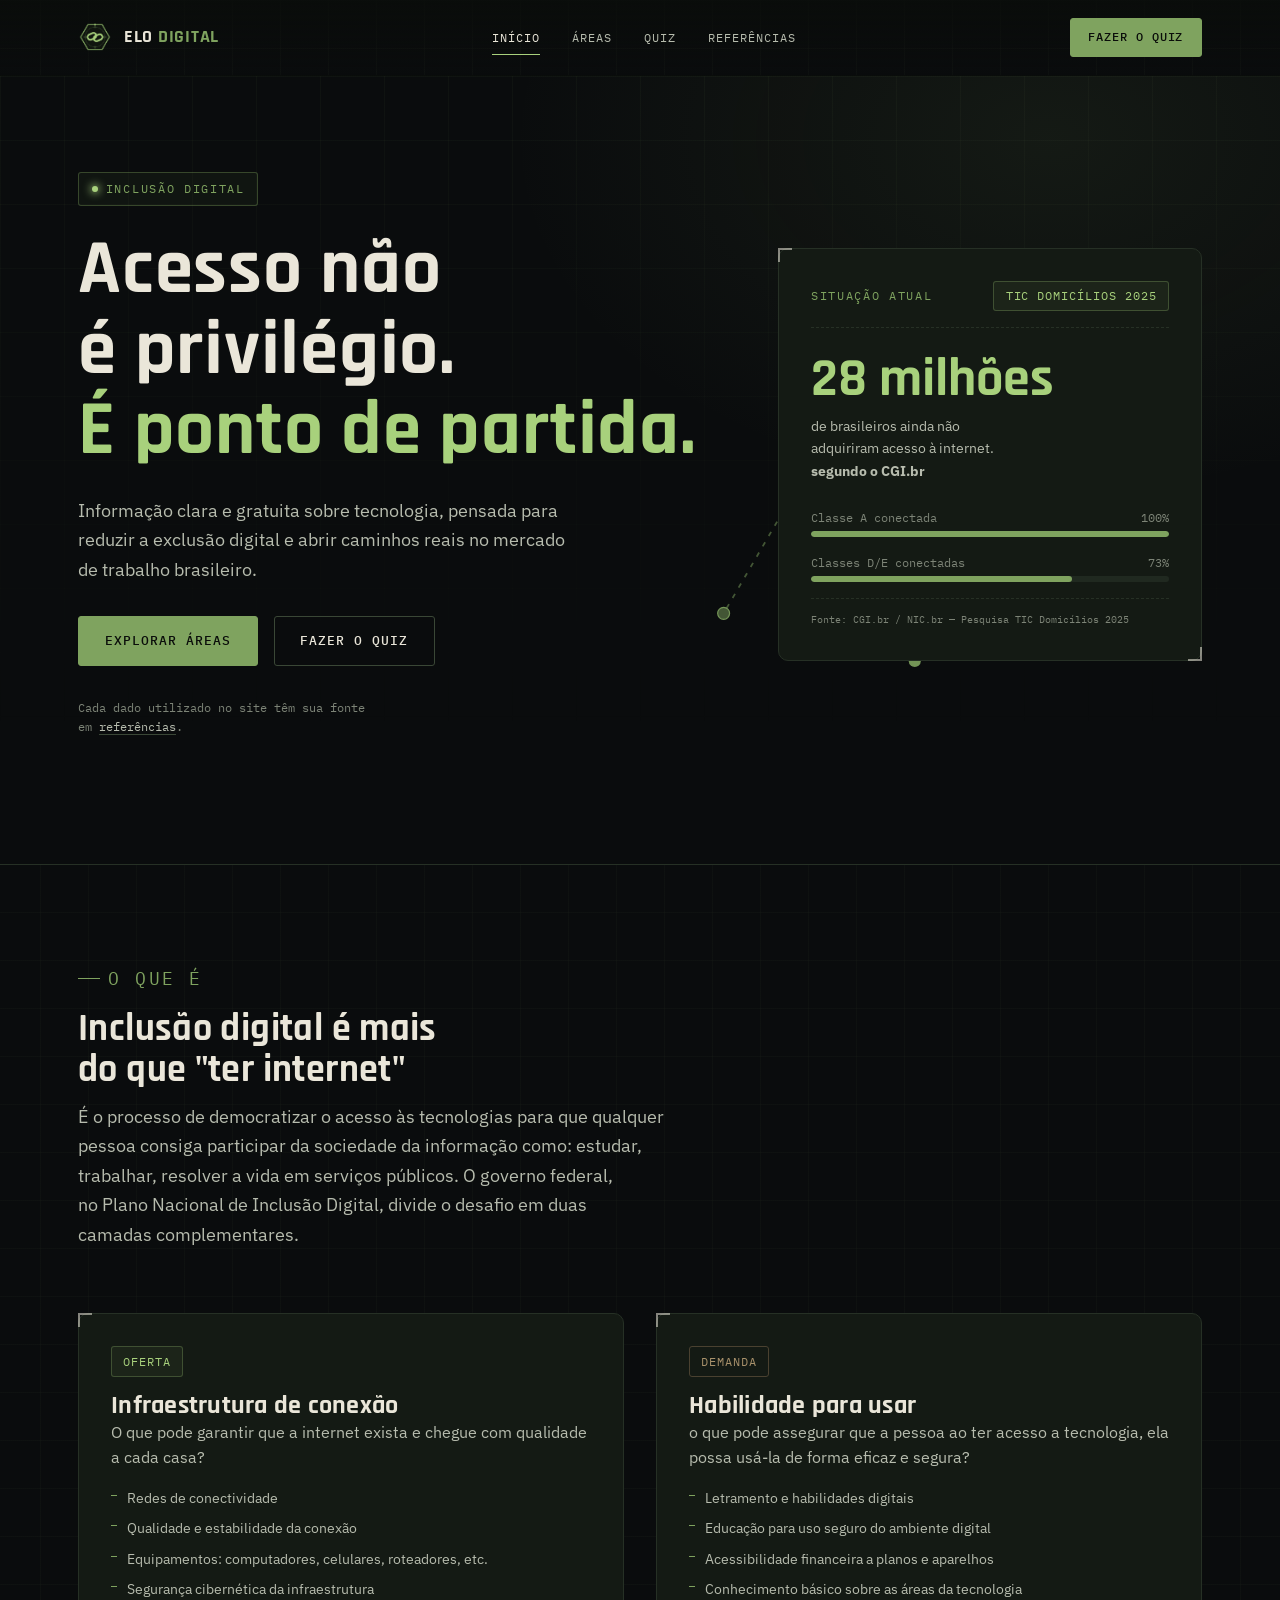
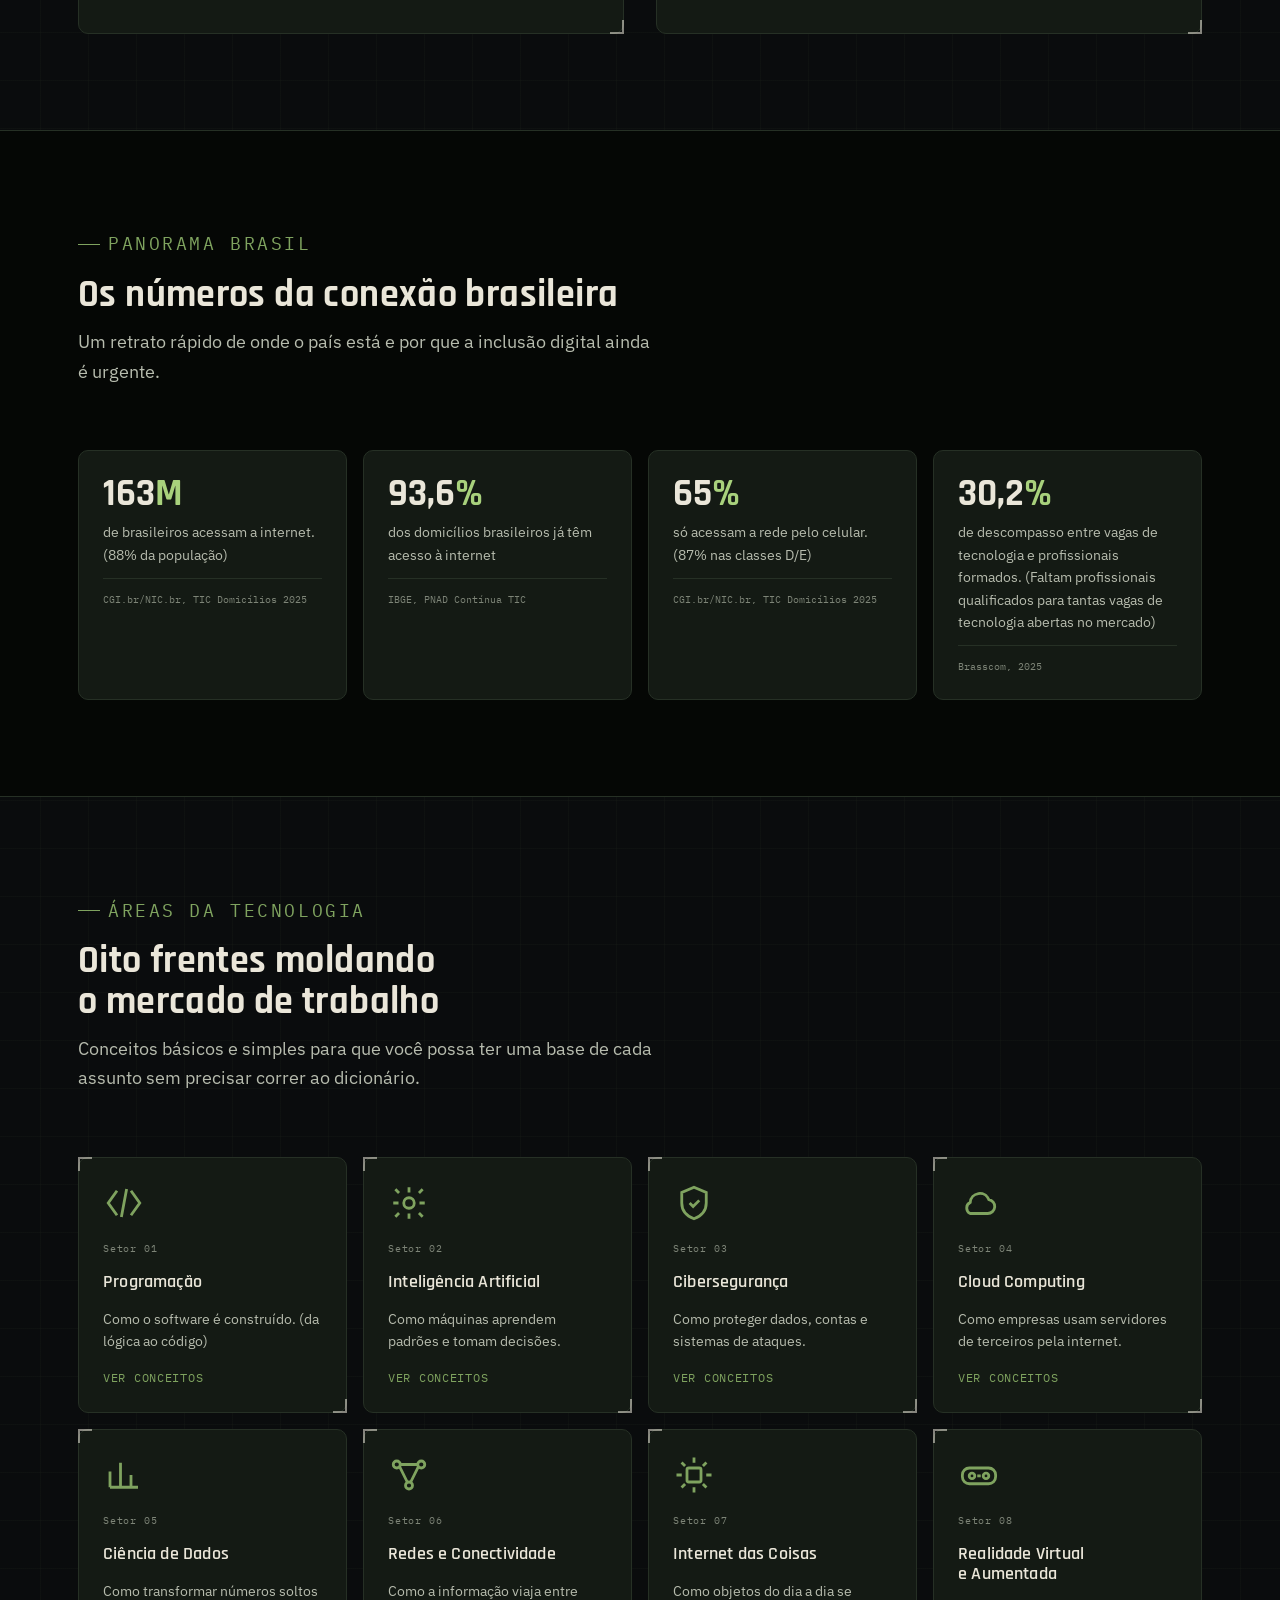
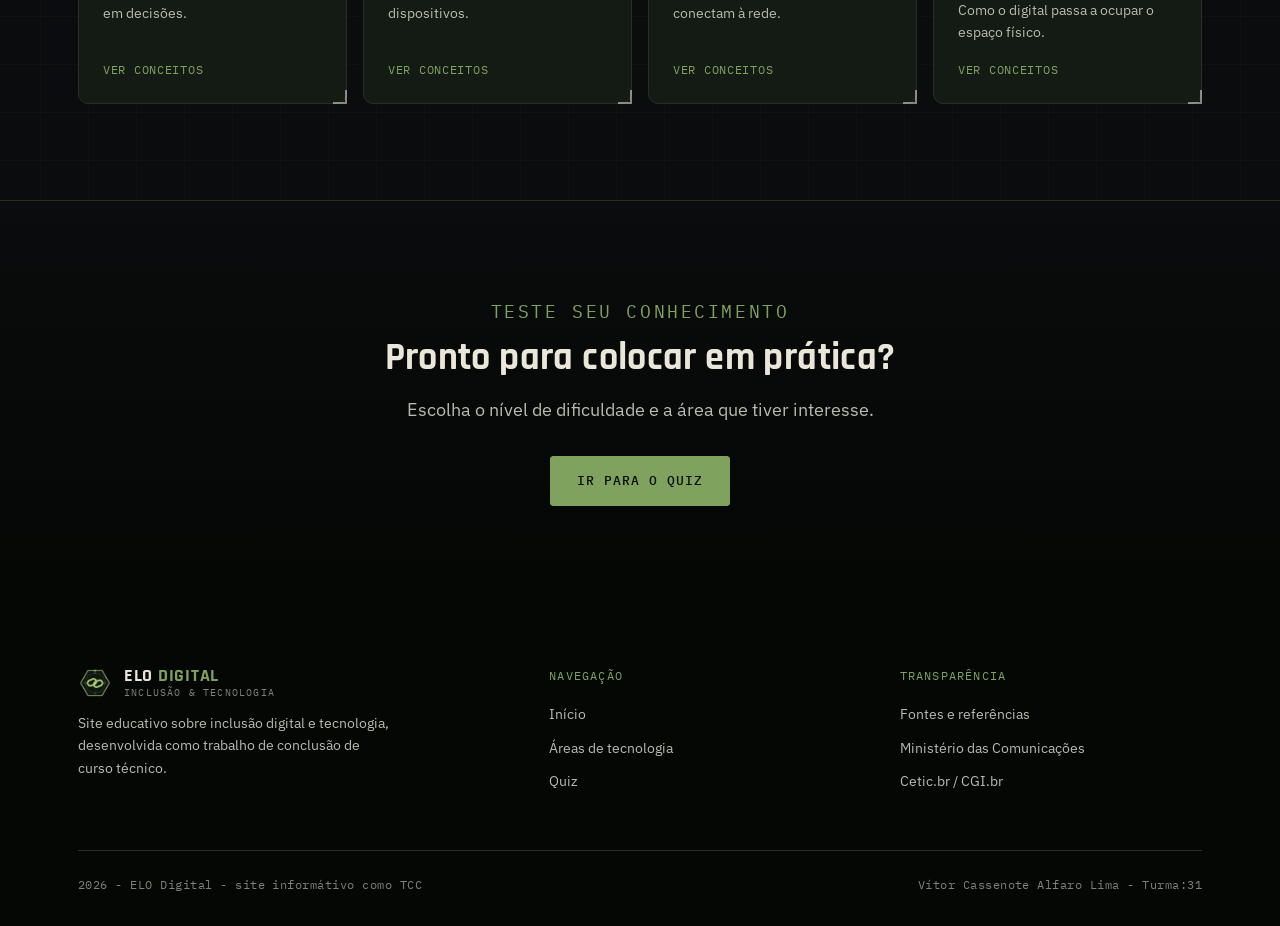
<file: index.html>
<!DOCTYPE html>
<html lang="pt-BR">
<head>
  <meta charset="UTF-8">
  <title>ELO Digital — O elo entre pessoas e tecnologia</title>

  <link rel="icon" type="image/png" href="logo/logo.png">

  <link rel="stylesheet" href="css/tokensdevariaveis.css">
  <link rel="stylesheet" href="css/base.css">
  <link rel="stylesheet" href="css/componentesdosite.css">
  <link rel="stylesheet" href="css/homedosite.css">
  <link rel="stylesheet" href="css/ajustesdetela.css">
</head>
<body>

  <!-- =====MENU FIXO=====-->
   <header class="nav">
    <div class="nav__inner">
      <a href="index.html" class="nav__brand">
        <img src="logo/logo.png" alt="" class="nav__brand-mark">
        <span class="nav__brand-text">
          <span class="nav__brand-name">ELO<span> DIGITAL</span></span>
        </span>
      </a>

      <nav class="nav__links" id="navLinks">
        <a href="index.html" class="nav__link">Início</a>
        <a href="areas.html" class="nav__link">Áreas</a>
        <a href="quiz.html" class="nav__link">Quiz</a>
        <a href="referencias.html" class="nav__link">Referências</a>
      </nav>

      <a href="quiz.html" class="btn btn--primary btn--sm nav__cta">Fazer o quiz</a>

      <button class="nav__toggle" id="navToggle" aria-label="Abrir menu" aria-expanded="false" aria-controls="navLinks">
        <span></span><span></span><span></span>
      </button>
    </div>
  </header>

  <main>
    <section class="hero">
      
      <svg class="hero__network" viewBox="0 0 600 520" fill="none" aria-hidden="true">
       
        <!-- linhas do desenho -->
        <line x1="450" y1="280" x2="210" y2="120" stroke="#3a4a30" stroke-width="1.5"/>
        <line x1="450" y1="280" x2="140" y2="260" stroke="#3a4a30" stroke-width="1.5"/>
        <line x1="450" y1="280" x2="230" y2="420" stroke="#3a4a30" stroke-width="1.5"/>
        <line x1="450" y1="280" x2="370" y2="410" stroke="#4a5f3a" stroke-width="1.5"/>
        <line x1="450" y1="280" x2="380" y2="140" stroke="#4a5f3a" stroke-width="1.5"/>
        <line x1="230" y1="420" x2="140" y2="260" stroke="#26301f" stroke-width="1.2"/>
        <line x1="140" y1="260" x2="70" y2="380" stroke="#4a5f3a" stroke-width="1.5" stroke-dasharray="4 6"/>

        <!-- bolinhas do desenho -->
        <circle cx="450" cy="280" r="9" fill="#a8d17c"/>
        <circle cx="210" cy="120" r="5" fill="#7fa35f"/>
        <circle cx="140" cy="260" r="6" fill="#7fa35f"/>
        <circle cx="230" cy="420" r="5" fill="#7fa35f"/>
        <circle cx="370" cy="410" r="4.5" fill="#7fa35f"/>
        <circle cx="380" cy="140" r="4.5" fill="#7fa35f"/>
        <circle cx="70" cy="380" r="5" fill="#4a5f3a" stroke="#7fa35f" stroke-width="1"/>
      </svg>

      <div class="container hero__inner">
        <div class="hero__grid">
          <div class="hero__content">
            <p class="hero__eyebrow mono-label">
              <span class="hero__eyebrow-dot"></span>
               Inclusão Digital
            </p>

            <h1 class="hero__title">
              Acesso não é privilégio.<br>
              <span>É ponto de partida.</span>
            </h1>

            <p class="hero__subtitle">
               Informação clara e gratuita sobre tecnologia, pensada para reduzir
               a exclusão digital e abrir caminhos reais no mercado de trabalho
               brasileiro.
            </p>

            <div class="hero__actions">
              <a href="areas.html" class="btn btn--primary">Explorar áreas </a>
              <a href="quiz.html" class="btn btn--ghost">Fazer o quiz</a>
            </div>

            <p class="hero__source">
               Cada dado utilizado no site têm sua fonte em
              <a href="referencias.html">referências</a>.
            </p>
          </div>

          <div class="hero__status card card--tactical">
            <div class="hero__status-head">
              <span class="mono-label">Situação Atual</span>
              <span class="badge badge--signal">TIC Domicílios 2025</span>
            </div>

            <div class="hero__status-num">28 milhões</div>
            <p class="hero__status-label">de brasileiros ainda não adquiriram  acesso à internet.    
              <br> <b>segundo o CGI.br</b></p> <br>

            <div class="hero__status-bar-row"><span>Classe A conectada</span><span>100%</span></div>
            <div class="hero__status-bar-track"><div class="hero__status-bar-fill" style="width:100%"></div></div>

            <div class="hero__status-bar-row"><span>Classes D/E conectadas</span><span>73%</span></div>
            <div class="hero__status-bar-track"><div class="hero__status-bar-fill" style="width:73%"></div></div>

            <p class="hero__status-foot">Fonte: CGI.br / NIC.br — Pesquisa TIC Domicílios 2025</p>
          </div>
        </div>
      </div>
    </section>

    <!-- conceito de inclusão digital -->
    <section class="section" id="missao">
      <div class="container">
        <div class="section-head">
          <p class="section-head__eyebrow mono-label">O que é</p>
          <h2>Inclusão digital é mais do que "ter internet"</h2>
          <p>
            É o processo de democratizar o acesso às tecnologias para que
            qualquer pessoa consiga participar da sociedade da informação como:
            estudar, trabalhar, resolver a vida em serviços públicos. O
            governo federal, no Plano Nacional de Inclusão Digital, divide o
            desafio em duas camadas complementares.
          </p>
        </div>

        <div class="mission-grid">
          <div class="card card--tactical mission-card">
            <span class="badge badge--signal mono-label mission-card__tag"> Oferta</span>
            <h3>Infraestrutura de conexão</h3>
            <p>O que pode garantir que a internet exista e chegue com qualidade a cada casa?</p>
            <ul>
              <li>Redes de conectividade </li>
              <li>Qualidade e estabilidade da conexão</li>
              <li>Equipamentos: computadores, celulares, roteadores, etc.</li>
              <li>Segurança cibernética da infraestrutura</li>
            </ul>
          </div>

          <div class="card card--tactical mission-card">
            <span class="badge badge--khaki mono-label mission-card__tag"> Demanda</span>
            <h3>Habilidade para usar</h3>
            <p> o que pode assegurar que a pessoa ao ter acesso a tecnologia, ela possa usá-la de forma eficaz e segura?</p>
            <ul>
              <li>Letramento e habilidades digitais</li>
              <li>Educação para uso seguro do ambiente digital</li>
              <li>Acessibilidade financeira a planos e aparelhos</li>
              <li>Conhecimento básico sobre as áreas da tecnologia</li>
            </ul>
          </div>
        </div>
      </div>
    </section>

    <!-- ESTATÍSTICAS -->
    <section class="section section--alt" id="panorama">
      <div class="container">
        <div class="section-head">
          <p class="section-head__eyebrow mono-label">Panorama Brasil</p>
          <h2>Os números da conexão brasileira</h2>
          <p>Um retrato rápido de onde o país está  e por que a inclusão digital ainda é urgente.</p>
        </div>

        <div class="stats-grid">
          <div class="card stat-card">
            <div class="stat-card__value">163<em>M</em></div>
            <p class="stat-card__label"> de brasileiros acessam a internet. (88% da população)</p>
            <p class="stat-card__source">CGI.br/NIC.br, TIC Domicílios 2025</p>
          </div>
          <div class="card stat-card">
            <div class="stat-card__value">93,6<em>%</em></div>
            <p class="stat-card__label">dos domicílios brasileiros já têm acesso à internet</p>
            <p class="stat-card__source">IBGE, PNAD Contínua TIC</p>
          </div>
          <div class="card stat-card">
            <div class="stat-card__value">65<em>%</em></div>
            <p class="stat-card__label">só acessam a rede pelo celular. (87% nas classes D/E)</p>
            <p class="stat-card__source">CGI.br/NIC.br, TIC Domicílios 2025</p>
          </div>
          <div class="card stat-card">
            <div class="stat-card__value">30,2<em>%</em></div>
            <p class="stat-card__label">de descompasso entre vagas de tecnologia e profissionais formados. (Faltam profissionais qualificados para tantas vagas de tecnologia abertas no mercado)</p>
            <p class="stat-card__source">Brasscom, 2025</p>
          </div>
        </div>
      </div>
    </section>

    <!-- ÁREAS  -->
    <section class="section" id="areas-preview">
      <div class="container">
        <div class="section-head">
          <p class="section-head__eyebrow mono-label">Áreas da tecnologia</p>
          <h2>Oito frentes moldando o mercado de trabalho</h2>
          <p>Conceitos básicos e simples para que você possa ter uma base de cada assunto sem precisar correr ao dicionário.</p>
        </div>

        <div class="areas-grid">
          <!-- 1 Programação -->
          <a href="areas.html#programacao" class="card card--tactical area-card">
            <svg class="area-card__icon" viewBox="0 0 24 24" fill="none" stroke="currentColor" stroke-width="1.6"><path d="M8 5 3 12l5 7M16 5l5 7-5 7M13.5 4l-3 16"/></svg>
            <span class="area-card__code">Setor 01</span>
            <h3 class="area-card__title">Programação</h3>
            <p class="area-card__desc">Como o software é construído. (da lógica ao código)</p>
            <span class="area-card__link">Ver conceitos </span>
          </a>

          <!-- 2 IA -->
          <a href="areas.html#ia" class="card card--tactical area-card">
            <svg class="area-card__icon" viewBox="0 0 24 24" fill="none" stroke="currentColor" stroke-width="1.6"><circle cx="12" cy="12" r="3"/><path d="M12 3v3M12 18v3M4.2 4.2l2.1 2.1M17.7 17.7l2.1 2.1M3 12h3M18 12h3M4.2 19.8l2.1-2.1M17.7 6.3l2.1-2.1"/></svg>
            <span class="area-card__code">Setor 02</span>
            <h3 class="area-card__title">Inteligência Artificial</h3>
            <p class="area-card__desc">Como máquinas aprendem padrões e tomam decisões.</p>
            <span class="area-card__link">Ver conceitos </span>
          </a>

          <!-- 3 Cibersegurança -->
          <a href="areas.html#ciberseguranca" class="card card--tactical area-card">
            <svg class="area-card__icon" viewBox="0 0 24 24" fill="none" stroke="currentColor" stroke-width="1.6"><path d="M12 3l7 3v6c0 4.5-3 7.5-7 9-4-1.5-7-4.5-7-9V6l7-3z"/><path d="m9.5 12 2 2 3.5-3.5"/></svg>
            <span class="area-card__code">Setor 03</span>
            <h3 class="area-card__title">Cibersegurança</h3>
            <p class="area-card__desc">Como proteger dados, contas e sistemas de ataques.</p>
            <span class="area-card__link">Ver conceitos </span>
          </a>

          <!-- 4 Cloud -->
          <a href="areas.html#nuvem" class="card card--tactical area-card">
            <svg class="area-card__icon" viewBox="0 0 24 24" fill="none" stroke="currentColor" stroke-width="1.6"><path d="M7 18h10a4 4 0 0 0 .6-7.95 5.5 5.5 0 0 0-10.6 1.6A3.5 3.5 0 0 0 7 18z"/></svg>
            <span class="area-card__code">Setor 04</span>
            <h3 class="area-card__title">Cloud Computing</h3>
            <p class="area-card__desc">Como empresas usam servidores de terceiros pela internet.</p>
            <span class="area-card__link">Ver conceitos </span>
          </a>

          <!-- 5 Dados -->
          <a href="areas.html#dados" class="card card--tactical area-card">
            <svg class="area-card__icon" viewBox="0 0 24 24" fill="none" stroke="currentColor" stroke-width="1.6"><path d="M4 19V10M10 19V5M16 19v-7M20 19H4"/></svg>
            <span class="area-card__code">Setor 05</span>
            <h3 class="area-card__title">Ciência de Dados</h3>
            <p class="area-card__desc">Como transformar números soltos em decisões.</p>
            <span class="area-card__link">Ver conceitos </span>
          </a>

          <!-- 6 Redes -->
          <a href="areas.html#redes" class="card card--tactical area-card">
            <svg class="area-card__icon" viewBox="0 0 24 24" fill="none" stroke="currentColor" stroke-width="1.6"><circle cx="5" cy="6" r="2"/><circle cx="19" cy="6" r="2"/><circle cx="12" cy="18" r="2"/><path d="M6.7 7.3 11 16M17.3 7.3 13 16M7 6h10"/></svg>
            <span class="area-card__code">Setor 06</span>
            <h3 class="area-card__title">Redes e Conectividade</h3>
            <p class="area-card__desc">Como a informação viaja entre dispositivos.</p>
            <span class="area-card__link">Ver conceitos </span>
          </a>

          <!-- 7 IoT -->
          <a href="areas.html#iot" class="card card--tactical area-card">
            <svg class="area-card__icon" viewBox="0 0 24 24" fill="none" stroke="currentColor" stroke-width="1.6"><rect x="8" y="8" width="8" height="8" rx="1"/><path d="M12 2v3M12 19v3M2 12h3M19 12h3M4.9 4.9l2 2M17.1 17.1l2 2M4.9 19.1l2-2M17.1 6.9l2-2"/></svg>
            <span class="area-card__code">Setor 07</span>
            <h3 class="area-card__title">Internet das Coisas</h3>
            <p class="area-card__desc">Como objetos do dia a dia se conectam à rede.</p>
            <span class="area-card__link">Ver conceitos </span>
          </a>

          <!-- 8 RV/RA -->
          <a href="areas.html#imersivas" class="card card--tactical area-card">
            <svg class="area-card__icon" viewBox="0 0 24 24" fill="none" stroke="currentColor" stroke-width="1.6"><rect x="2.5" y="8" width="19" height="9" rx="4"/><circle cx="8" cy="12.5" r="1.6"/><circle cx="16" cy="12.5" r="1.6"/><path d="M11 12.5h2"/></svg>
            <span class="area-card__code">Setor 08</span>
            <h3 class="area-card__title">Realidade Virtual e Aumentada</h3>
            <p class="area-card__desc">Como o digital passa a ocupar o espaço físico.</p>
            <span class="area-card__link">Ver conceitos </span>
          </a>
        </div>
      </div>
    </section>

    <!-- convite para o quiz -->
    <section class="cta-band">
      <div class="container cta-band__inner">
        <p class="mono-label" style="margin-bottom: var(--sp-3)">Teste seu conhecimento</p>
        <h2>Pronto para colocar em prática?</h2>
        <p>Escolha o nível de dificuldade e a área que tiver interesse.</p>
        <a href="quiz.html" class="btn btn--primary">Ir para o quiz</a>
      </div>
    </section>
  </main>

  <!-- RODAPÉ -->
  <footer class="footer">
    <div class="container">
      <div class="footer__grid">
        <div class="footer__brand">
          <a href="index.html" class="nav__brand">
            <img src="logo/logo.png" alt="" class="nav__brand-mark">
            <span class="nav__brand-text">
              <span class="nav__brand-name">ELO<span> DIGITAL</span></span>
              <span class="nav__brand-tag">Inclusão &amp; Tecnologia</span>
            </span>
          </a>
          <p>Site educativo sobre inclusão digital e tecnologia, desenvolvida como trabalho de conclusão de curso técnico.</p>
        </div>

        <div class="footer__col">
          <p class="footer__heading">Navegação</p>
          <ul class="footer__links">
            <li><a href="index.html">Início</a></li>
            <li><a href="areas.html">Áreas de tecnologia</a></li>
            <li><a href="quiz.html">Quiz</a></li>
          </ul>
        </div>

        <div class="footer__col">
          <p class="footer__heading">Transparência</p>
          <ul class="footer__links">
            <li><a href="referencias.html">Fontes e referências</a></li>
            <li><a href="https://www.gov.br/mcom/pt-br/inclusao-digital-1" target="_blank" rel="noopener">Ministério das Comunicações</a></li>
            <li><a href="https://cetic.br" target="_blank" rel="noopener">Cetic.br / CGI.br</a></li>
          </ul>
        </div>
      </div>

      <div class="footer__bottom">
        <span><span data-current-year>2026</span> - ELO Digital - site informátivo como TCC</span>
        <span>Vítor Cassenote Alfaro Lima - Turma:31</span>
      </div>
    </div>
  </footer>

  <script src="js/nav.js"></script>
  <script src="js/main.js"></script>
</body>
</html>
</file>
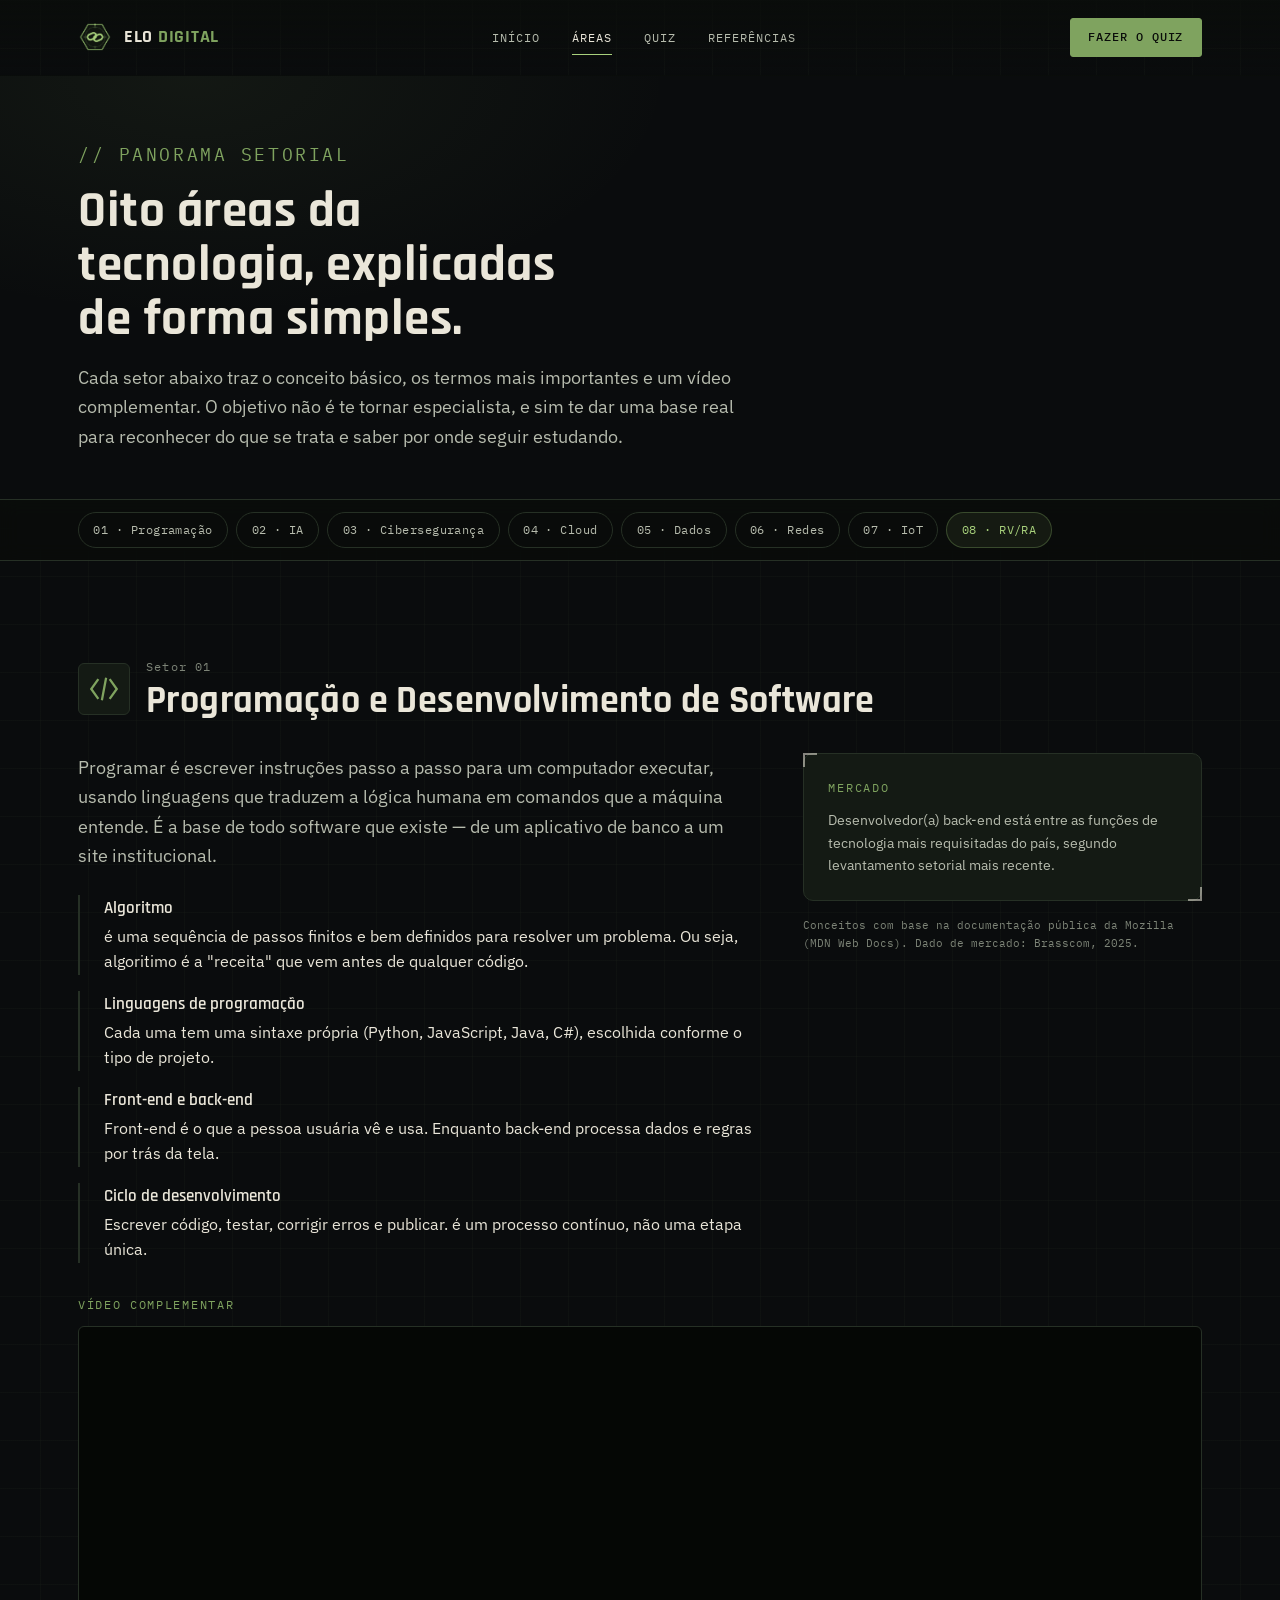
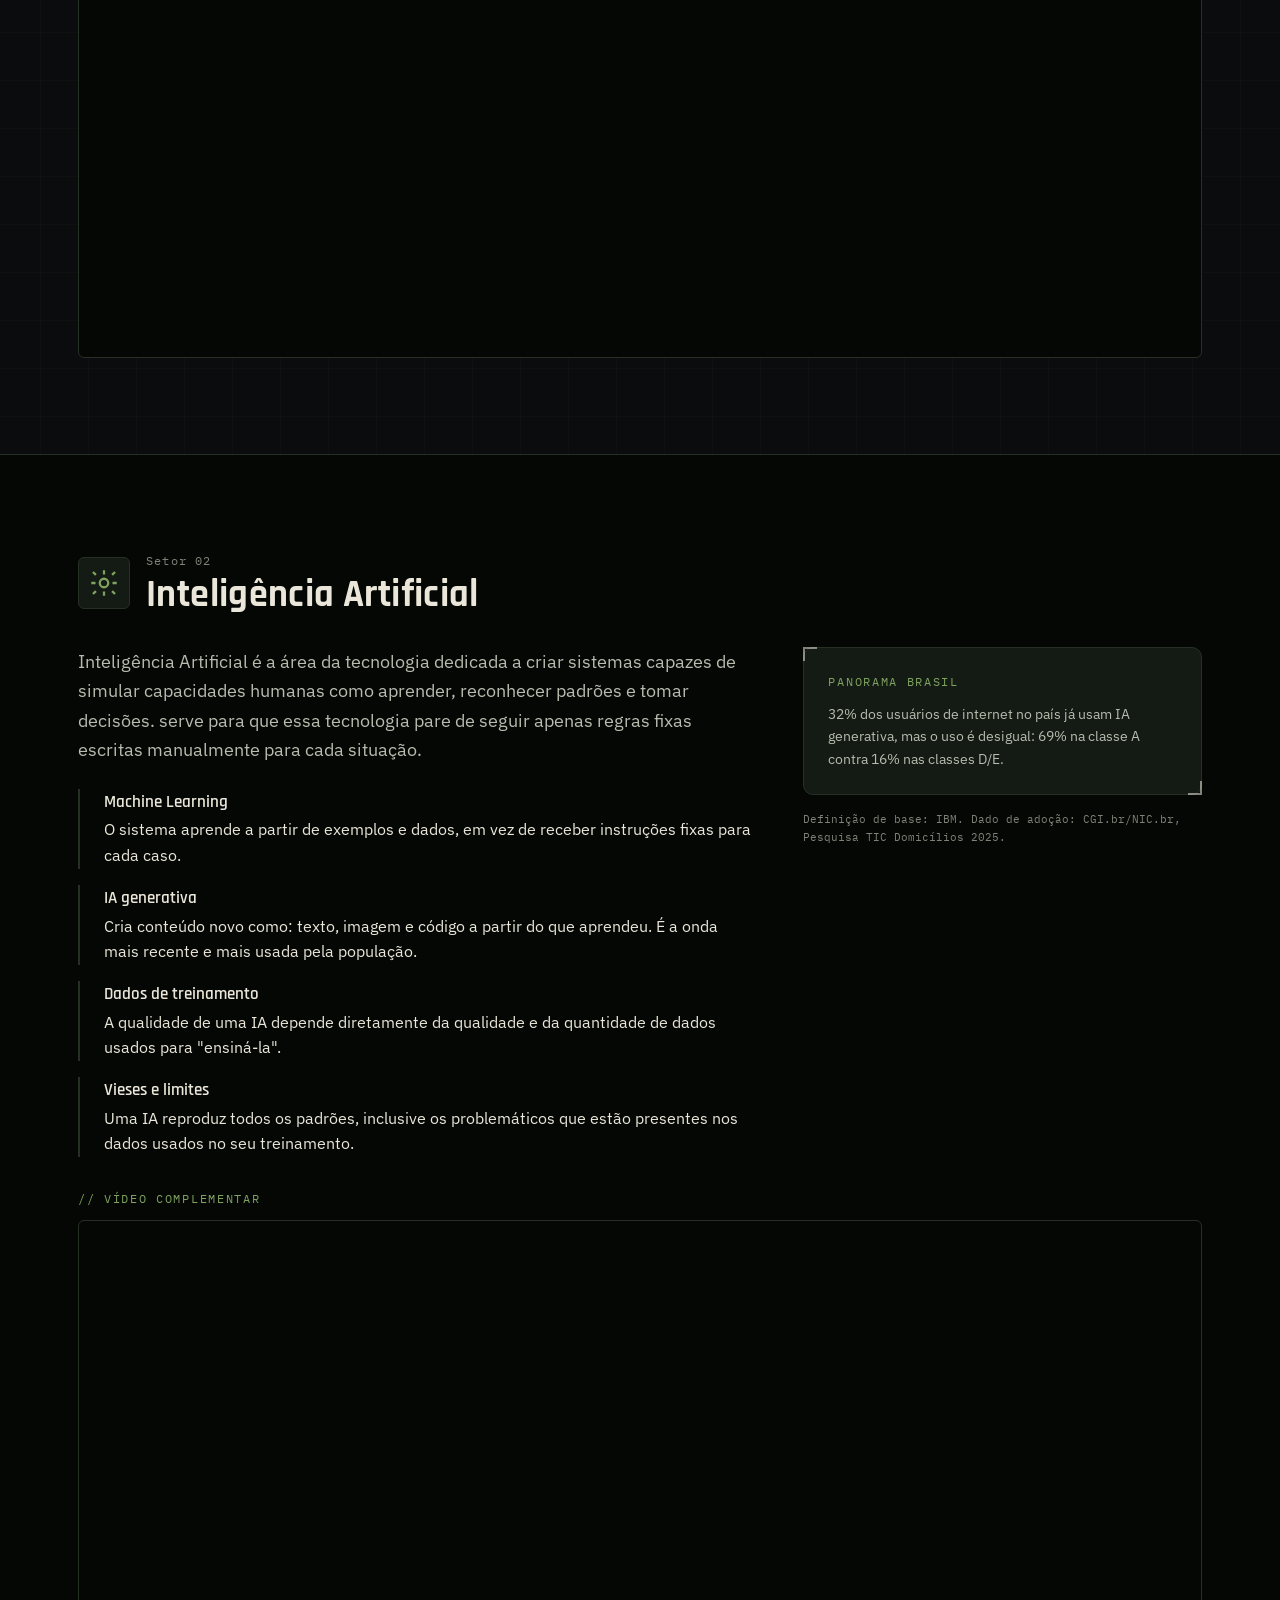
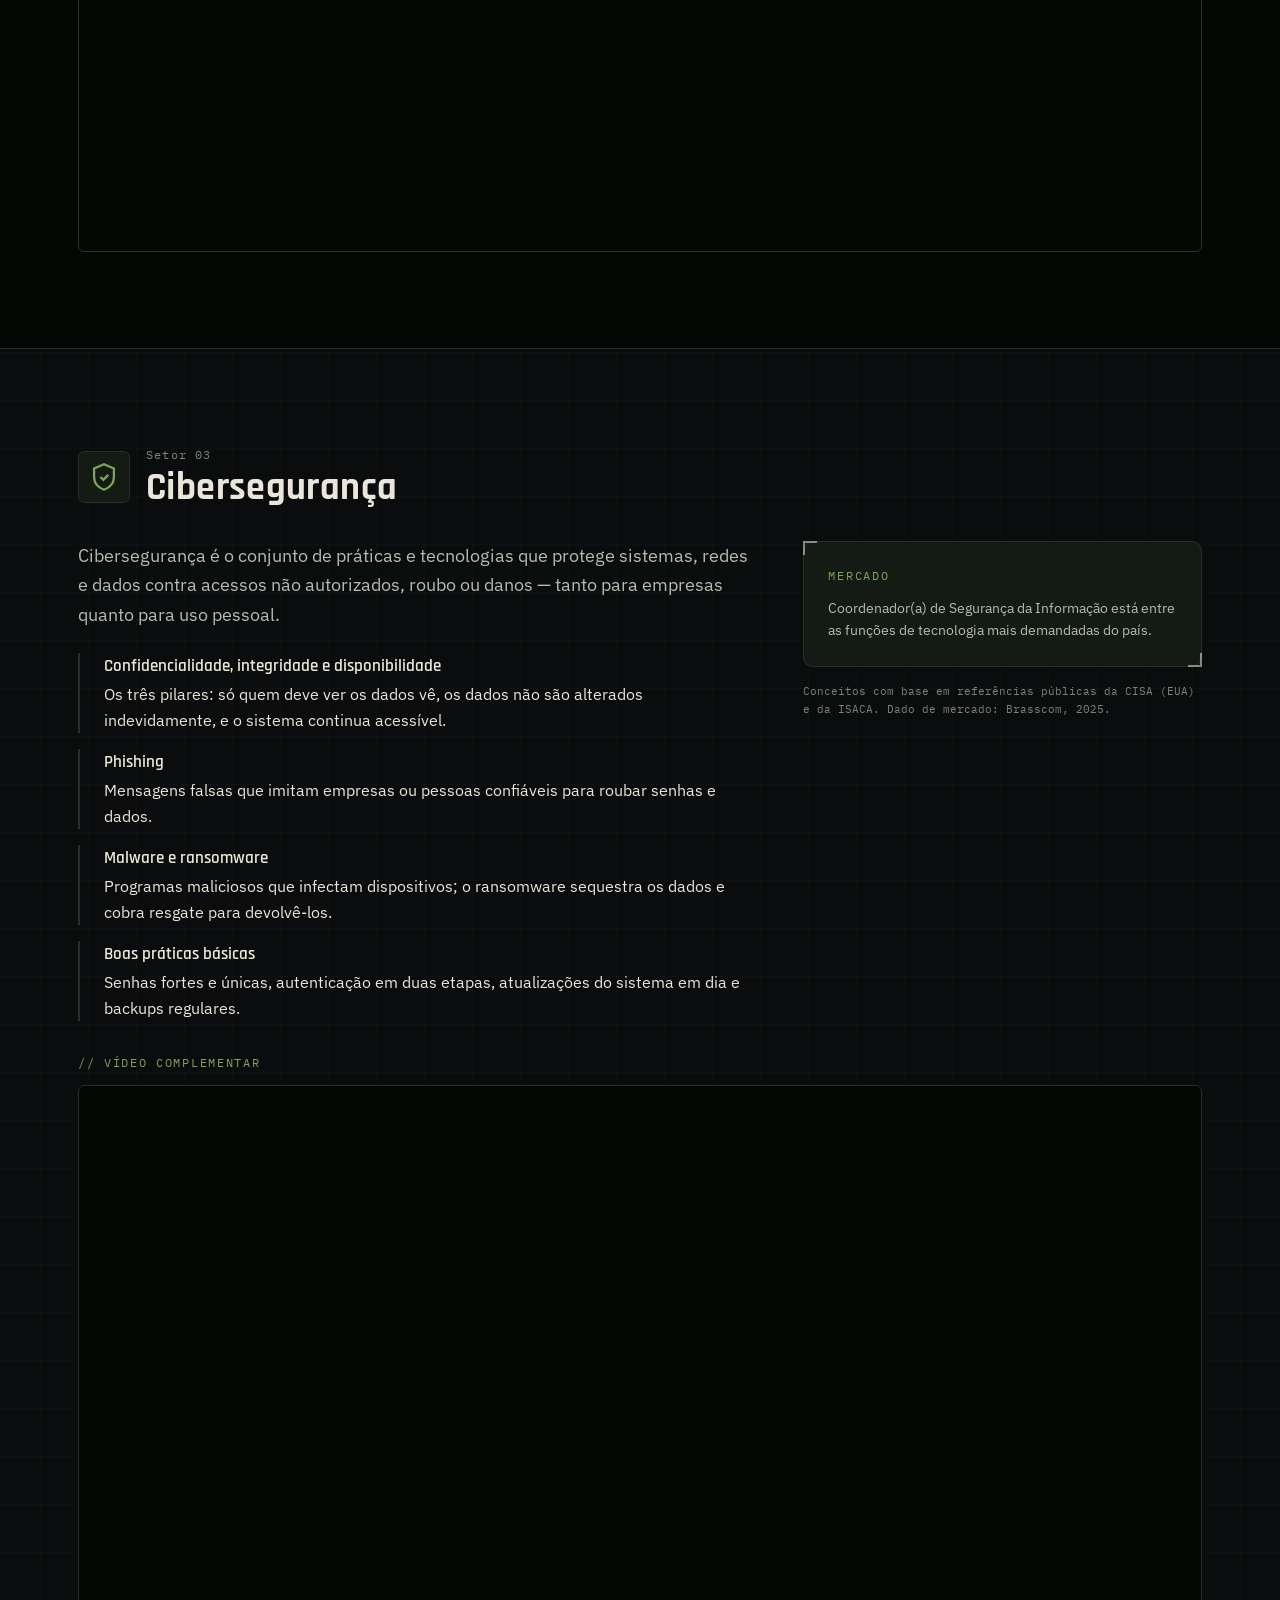
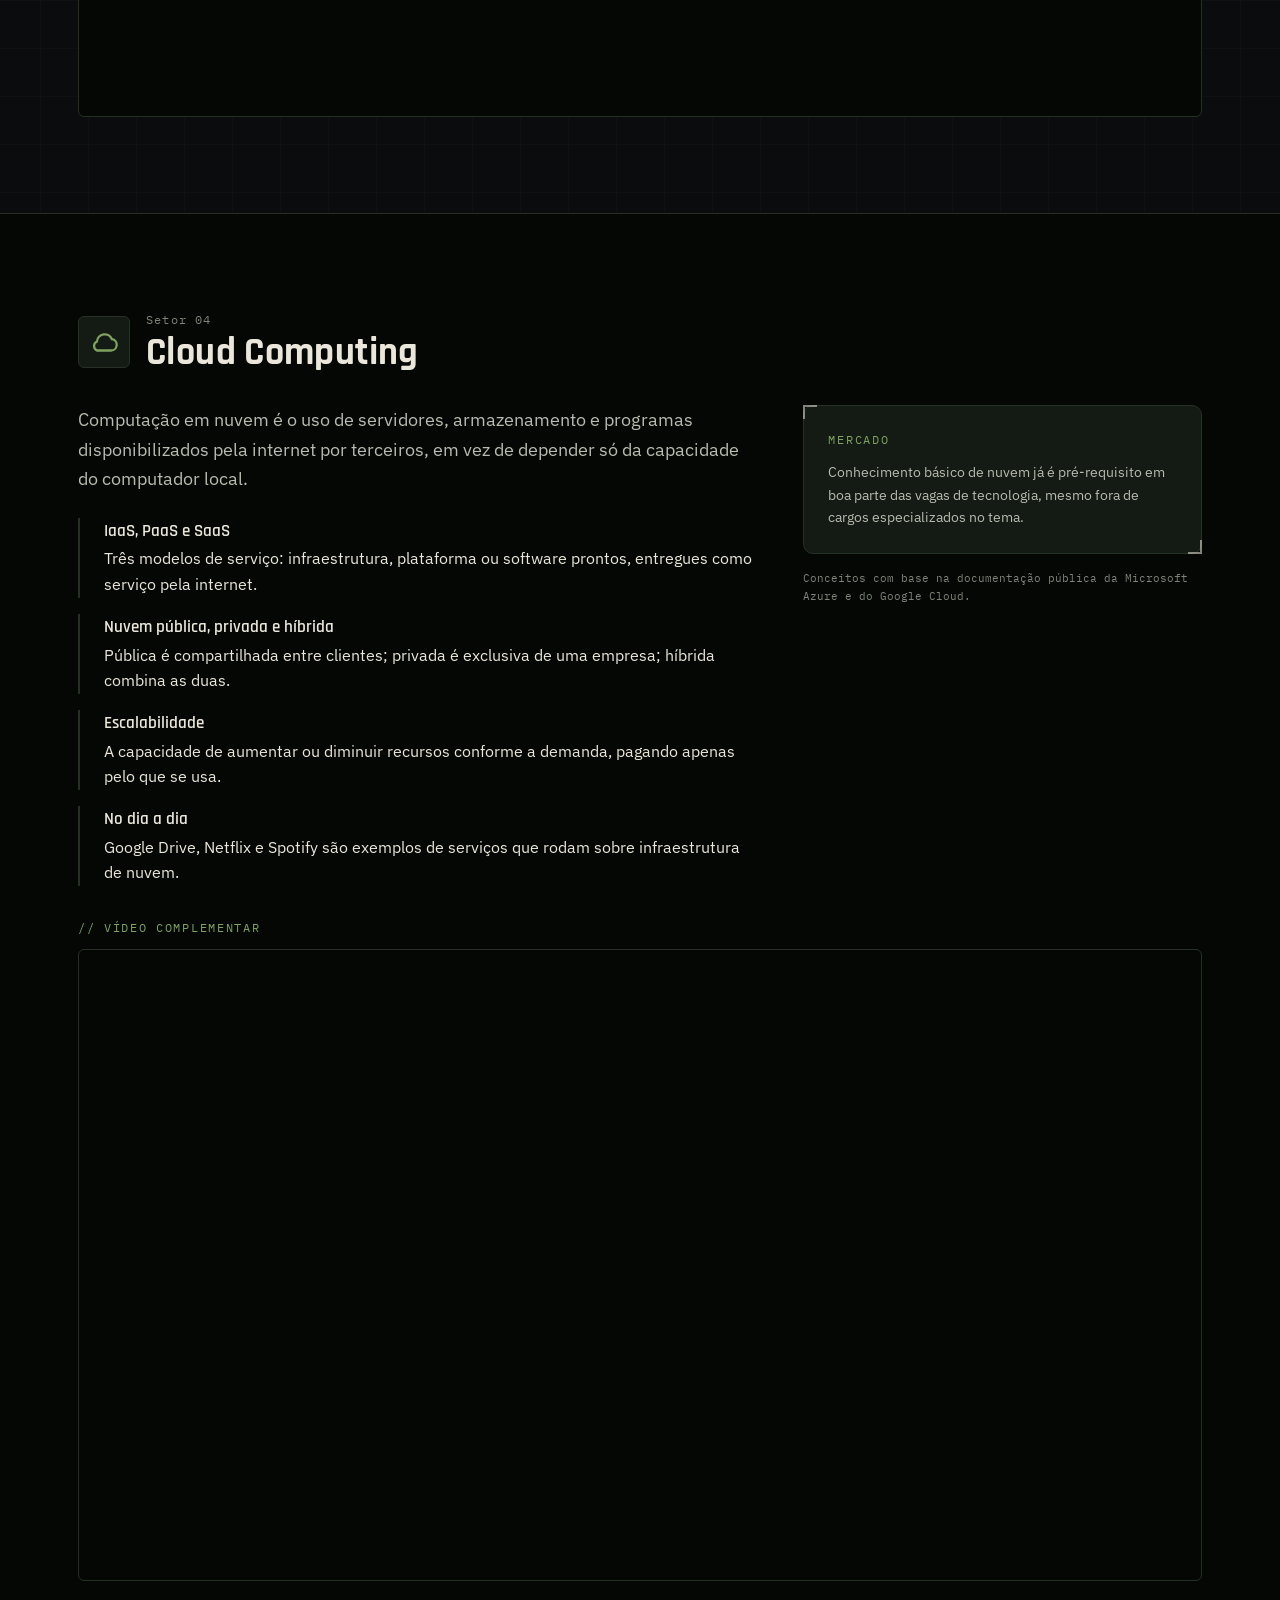
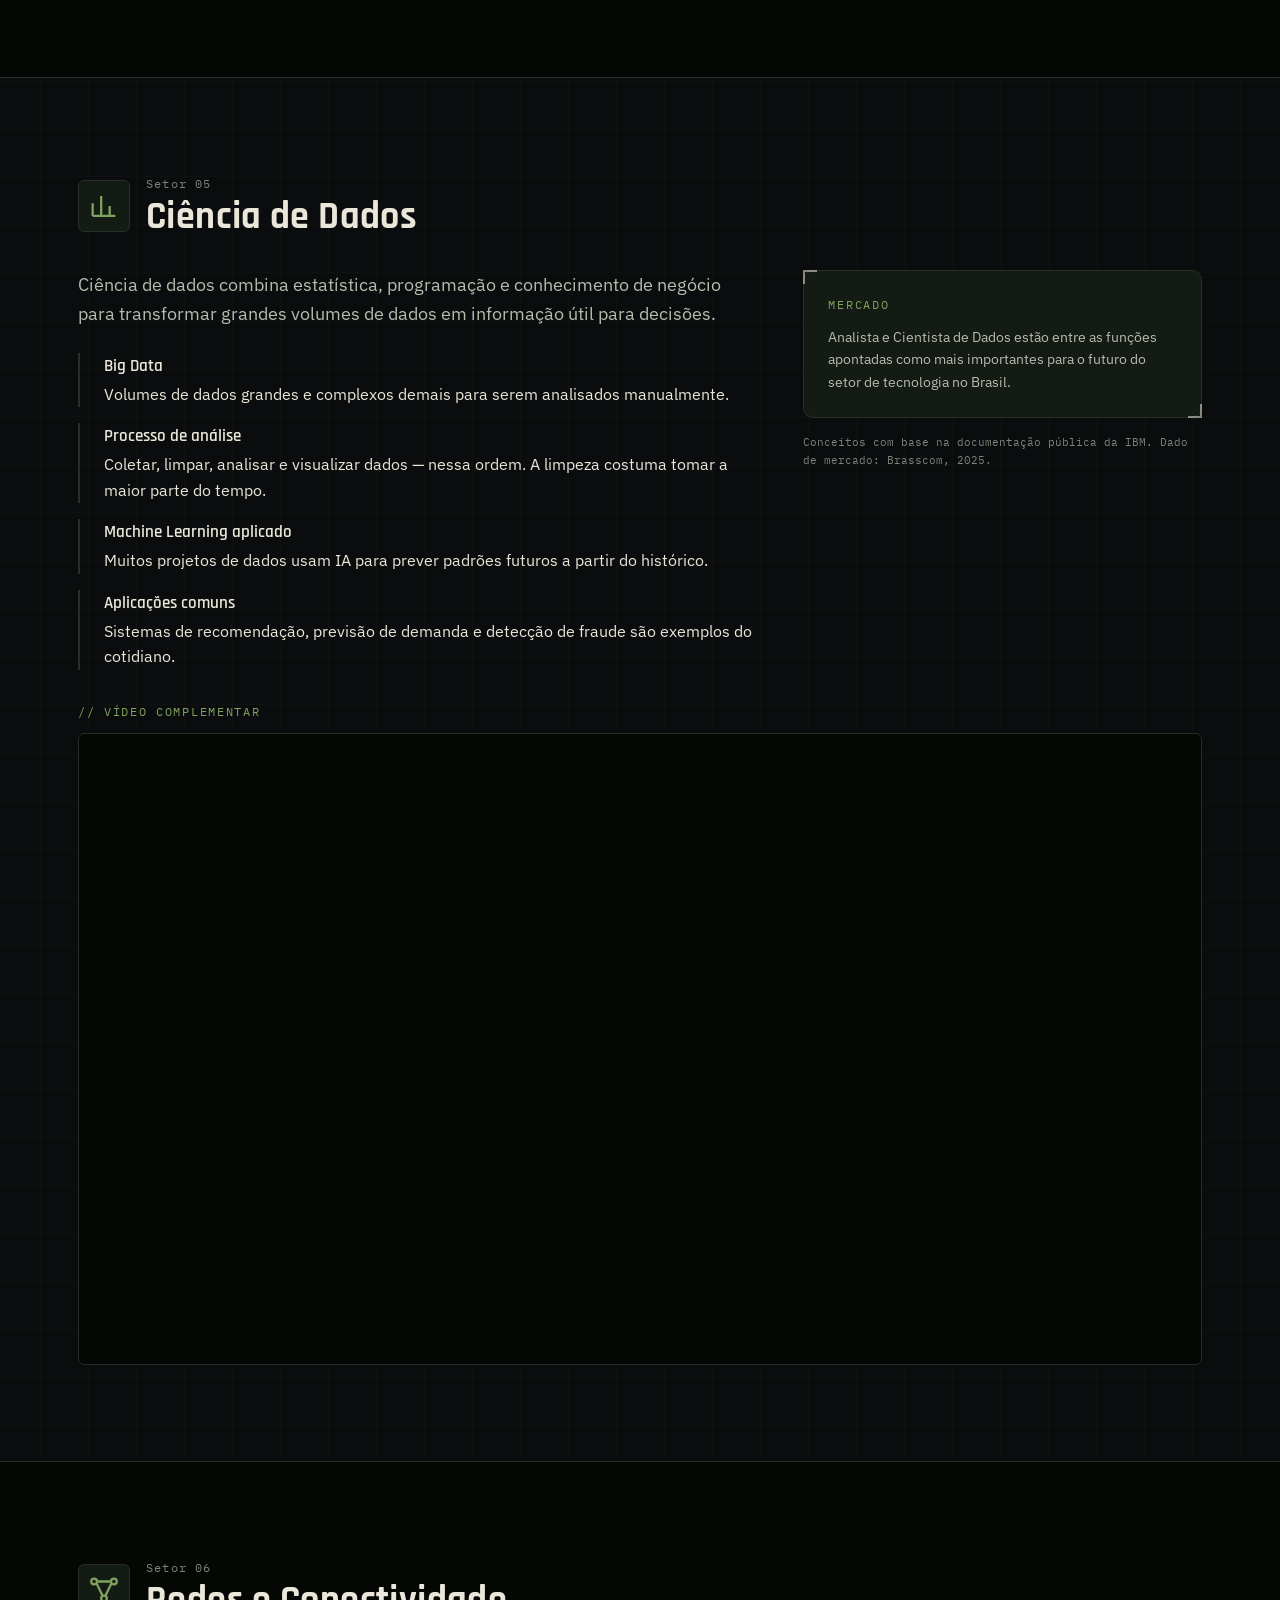
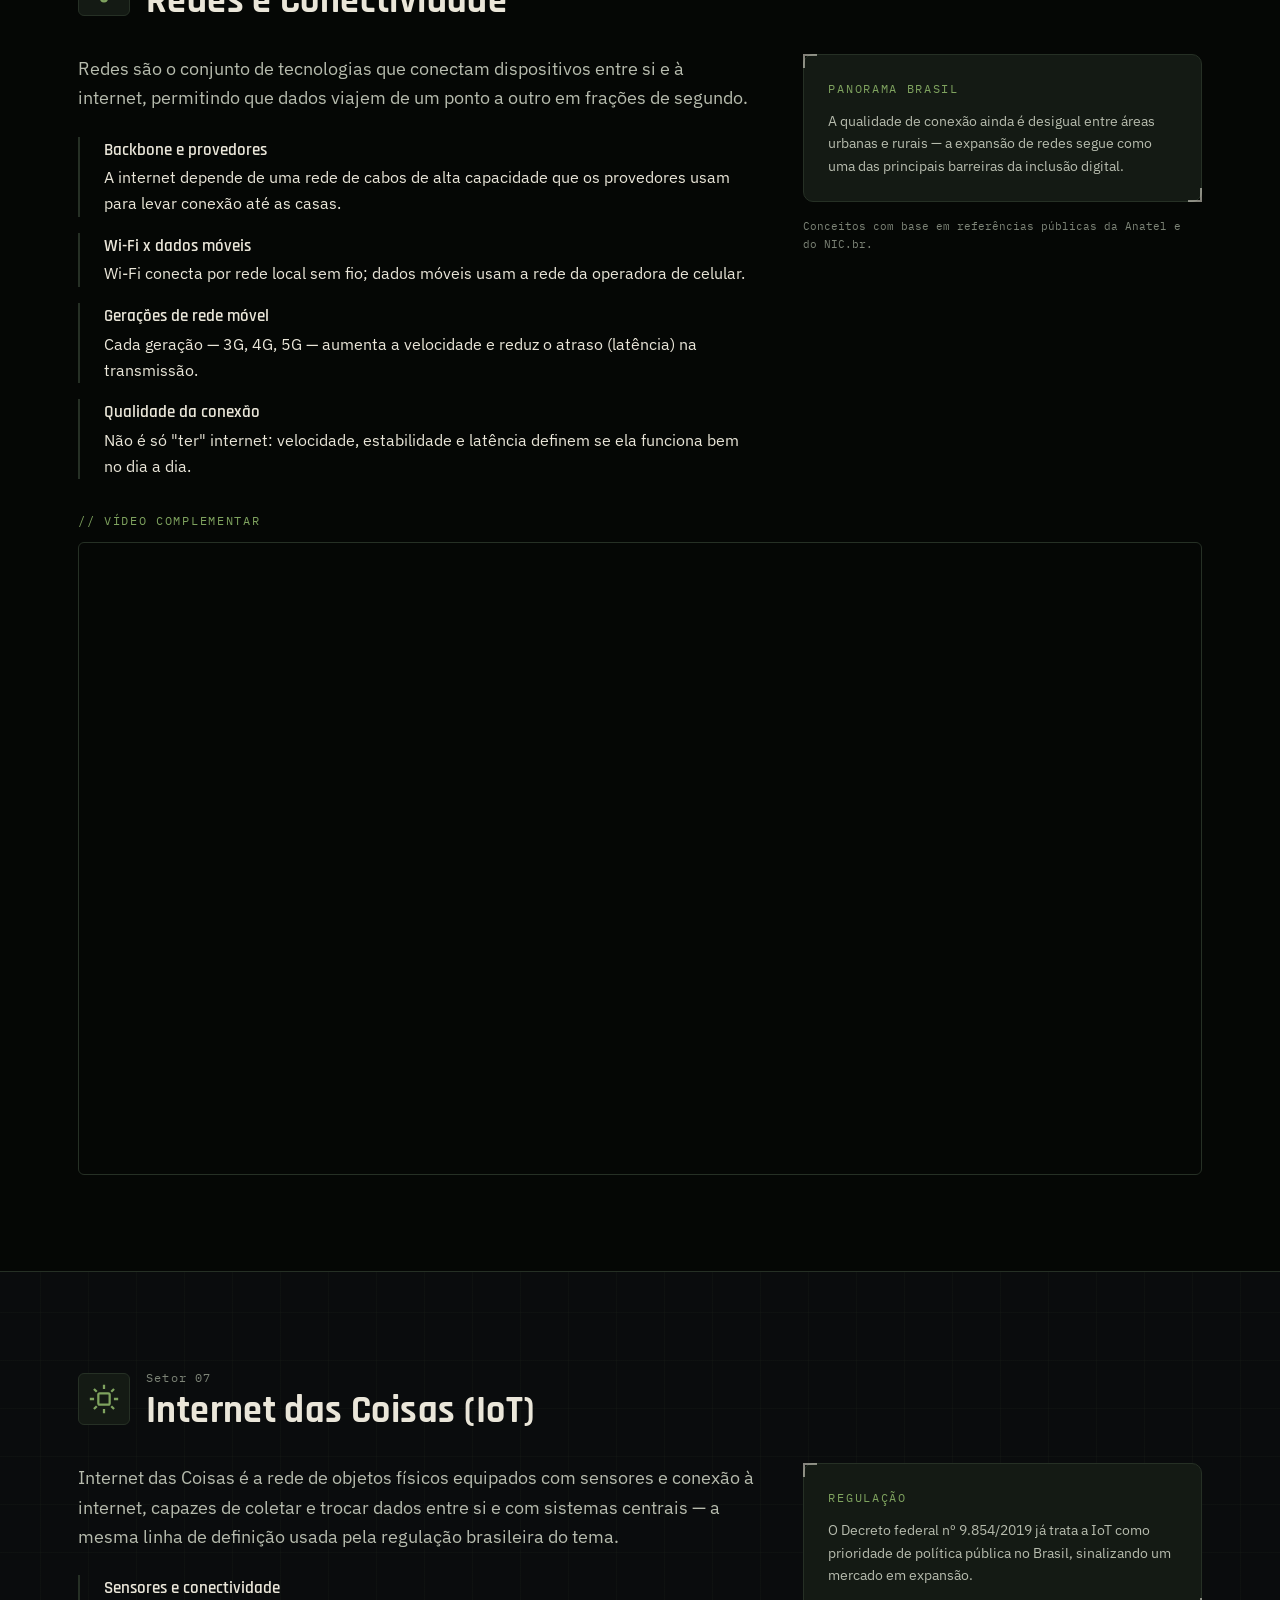
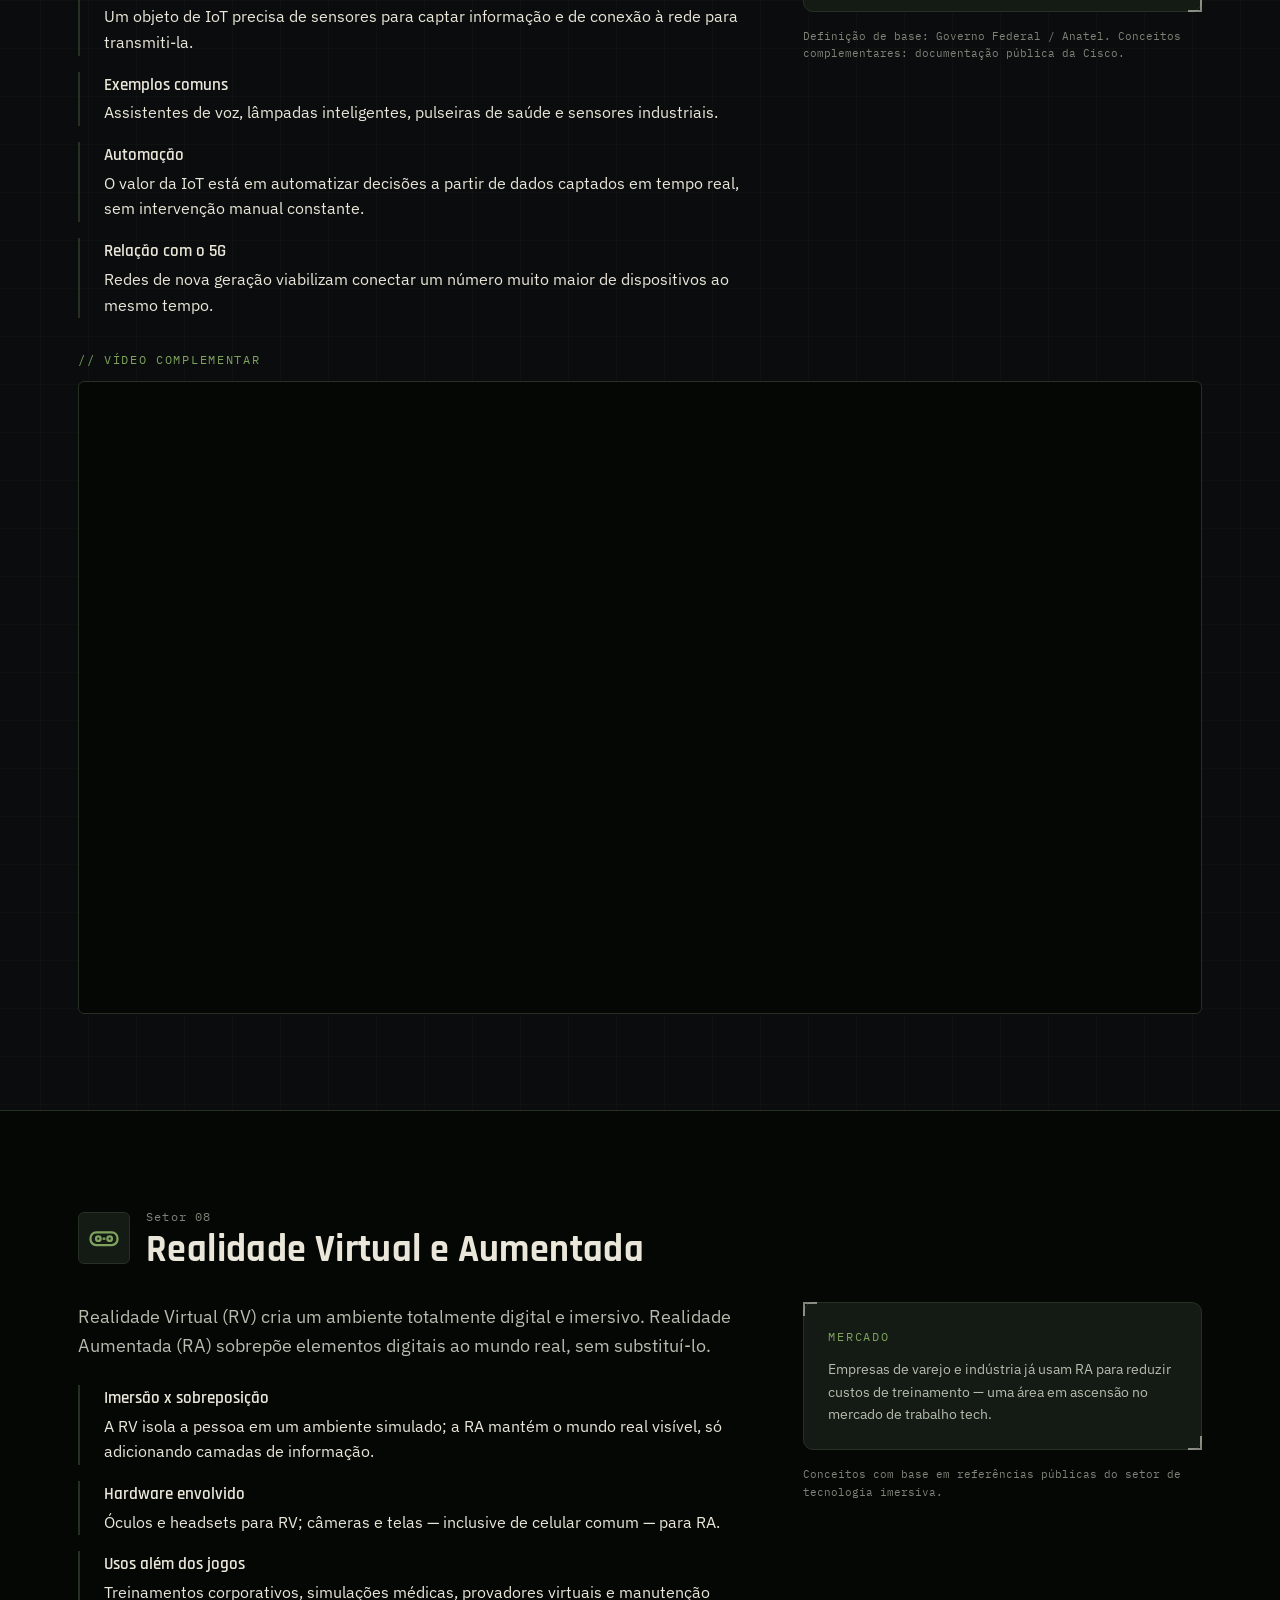
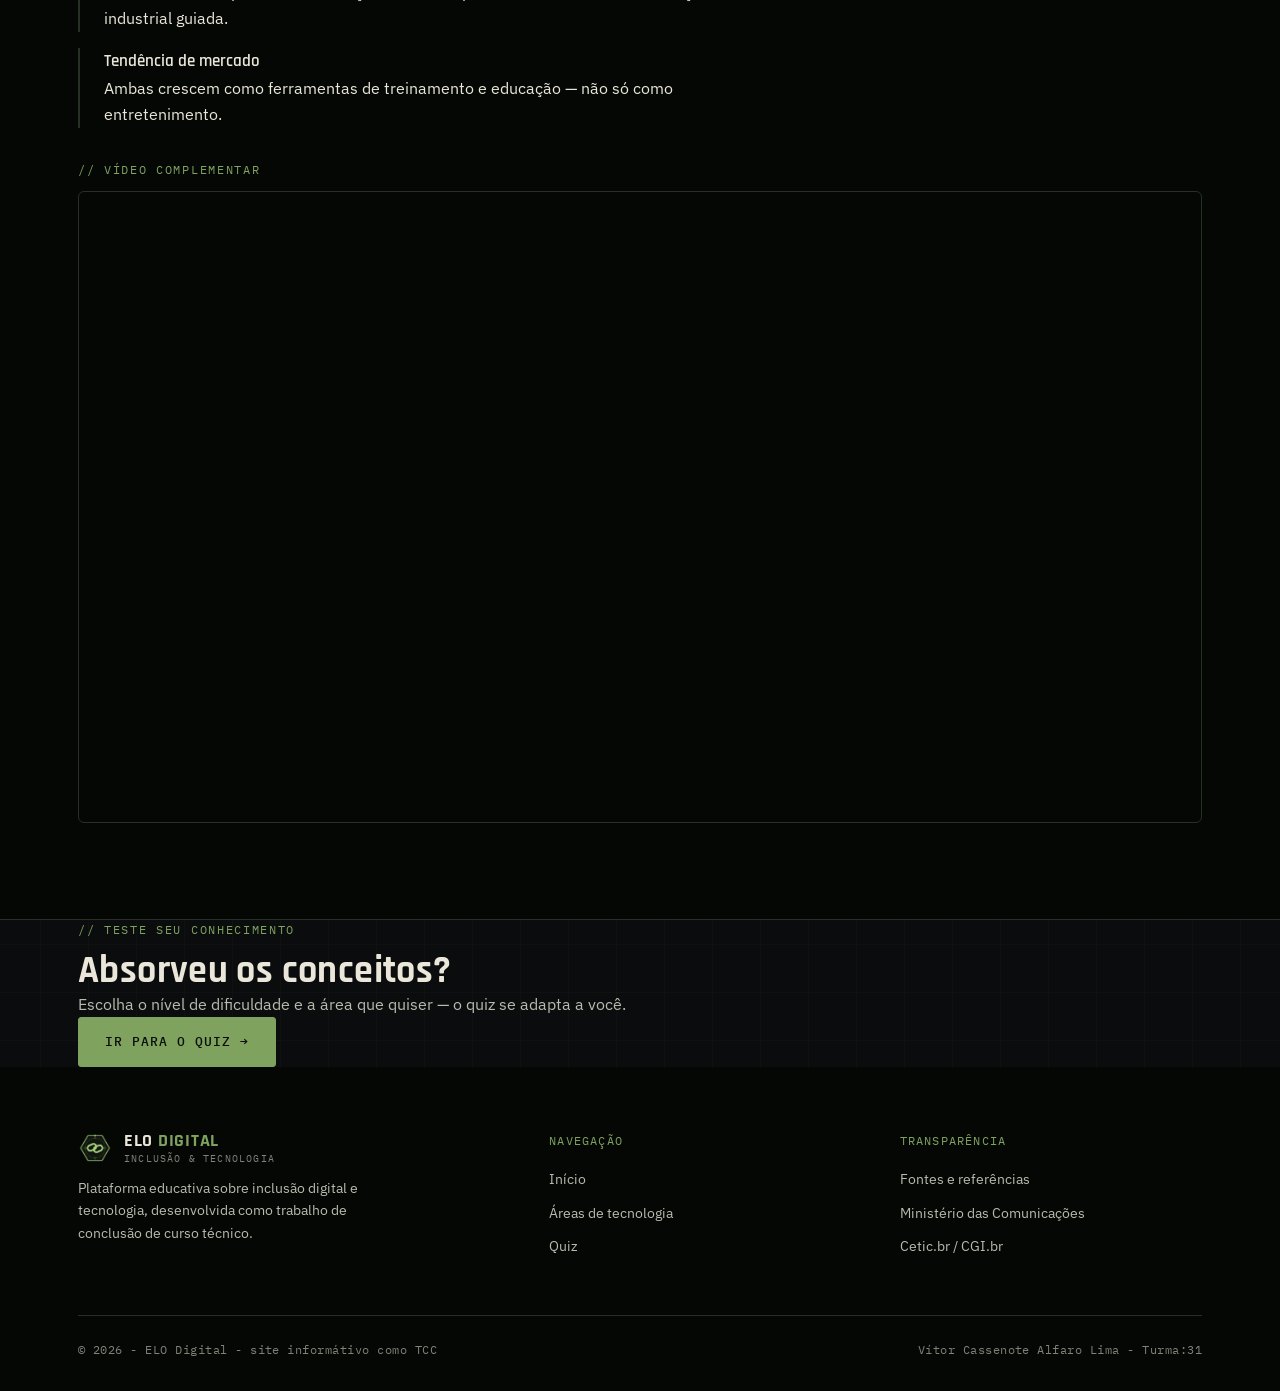
<file: areas.html>
<!DOCTYPE html>
<html lang="pt-BR">
<head>
  <meta charset="UTF-8">
  <title>Áreas da Tecnologia — ELO Digital</title>

 <link rel="icon" type="image/png" href="logo/logo.png">

  <link rel="stylesheet" href="css/tokensdevariaveis.css">
  <link rel="stylesheet" href="css/base.css">
  <link rel="stylesheet" href="css/componentesdosite.css">
  <link rel="stylesheet" href="css/areas.css">
  <link rel="stylesheet" href="css/ajustesdetela.css">
</head>
<body>

  <header class="nav">
    <div class="nav__inner">
      <a href="index.html" class="nav__brand">
        <img src="logo/logo.png" alt="" class="nav__brand-mark">
        <span class="nav__brand-text">
          <span class="nav__brand-name">ELO<span> DIGITAL</span></span>
        </span>
      </a>
      <nav class="nav__links" id="navLinks">
        <a href="index.html" class="nav__link">Início</a>
        <a href="areas.html" class="nav__link">Áreas</a>
        <a href="quiz.html" class="nav__link">Quiz</a>
        <a href="referencias.html" class="nav__link">Referências</a>
      </nav>
      <a href="quiz.html" class="btn btn--primary btn--sm nav__cta">Fazer o quiz</a>
      <button class="nav__toggle" id="navToggle" aria-label="Abrir menu" aria-expanded="false" aria-controls="navLinks">
        <span></span><span></span><span></span>
      </button>
    </div>
  </header>

  <main>
    
    <section class="page-header">
      <div class="container">
        <p class="mono-label page-header__eyebrow">// Panorama setorial</p>
        <h1>Oito áreas da tecnologia, explicadas de forma simples.</h1>
        <p>
          Cada setor abaixo traz o conceito básico, os termos mais importantes
          e um vídeo complementar. O objetivo não é te tornar
          especialista, e sim te dar uma base real para reconhecer do que se
          trata e saber por onde seguir estudando.
        </p>
      </div>
    </section>

    <!-- Navegação rápida entre setores -->
    <nav class="jump-nav" aria-label="Navegação rápida entre áreas">
      <div class="container">
        <div class="jump-nav__list">
          <a href="#programacao" class="jump-nav__item">01 · Programação</a>
          <a href="#ia" class="jump-nav__item">02 · IA</a>
          <a href="#ciberseguranca" class="jump-nav__item">03 · Cibersegurança</a>
          <a href="#nuvem" class="jump-nav__item">04 · Cloud</a>
          <a href="#dados" class="jump-nav__item">05 · Dados</a>
          <a href="#redes" class="jump-nav__item">06 · Redes</a>
          <a href="#iot" class="jump-nav__item">07 · IoT</a>
          <a href="#imersivas" class="jump-nav__item">08 · RV/RA</a>
        </div>
      </div>
    </nav>

    <!-- SETOR 01 — PROGRAMAÇÃO E DESENVOLVIMENTO -->
    <article class="area-detail" id="programacao">
      <div class="container">
        <div class="area-detail__header">
          <svg class="area-detail__icon" viewBox="0 0 24 24" fill="none" stroke="currentColor" stroke-width="1.6"><path d="M8 5 3 12l5 7M16 5l5 7-5 7M13.5 4l-3 16"/></svg>
          <div class="area-detail__heading">
            <span class="area-detail__code">Setor 01</span>
            <h2>Programação e Desenvolvimento de Software</h2>
          </div>
        </div>

        <div class="area-detail__body">
          <div class="area-detail__concepts">
            <p>
              Programar é escrever instruções passo a passo para um computador
              executar, usando linguagens que traduzem a lógica humana em
              comandos que a máquina entende. É a base de todo software que
              existe — de um aplicativo de banco a um site institucional.
            </p>
            <div class="concept-list">
              <div class="concept-list__item">
                <strong>Algoritmo</strong>
               é uma sequência de passos finitos e bem definidos para resolver um problema. Ou seja, algoritimo é a "receita" que vem antes de qualquer código.
              </div>
              <div class="concept-list__item">
                <strong>Linguagens de programação</strong>
                Cada uma tem uma sintaxe própria (Python, JavaScript, Java, C#), escolhida conforme o tipo de projeto.
              </div>
              <div class="concept-list__item">
                <strong>Front-end e back-end</strong>
                Front-end é o que a pessoa usuária vê e usa. Enquanto  back-end processa dados e regras por trás da tela.
              </div>
              <div class="concept-list__item">
                <strong>Ciclo de desenvolvimento</strong>
                Escrever código, testar, corrigir erros e publicar. é um processo contínuo, não uma etapa única.
              </div>
            </div>
          </div>

          <aside class="area-detail__aside">
            <div class="card card--tactical mercado-callout">
              <span class="mono-label">Mercado</span>
              <p>Desenvolvedor(a) back-end está entre as funções de tecnologia mais requisitadas do país, segundo levantamento setorial mais recente.</p>
            </div>
            <p class="area-detail__source">Conceitos com base na documentação pública da Mozilla (MDN Web Docs). Dado de mercado: Brasscom, 2025.</p>
          </aside>
        </div>

        <div class="area-detail__video">
          <p class="area-detail__video-label mono-label"> Vídeo complementar</p>
          <div class="video-slot" data-youtube="https://www.youtube.com/watch?v=lQowHV8tfcg&pp=ygUrUHJvZ3JhbWHDp8OjbyBlIERlc2Vudm9sdmltZW50byBkZSBTb2Z0d2FyZdIHCQn-CwGHKiGM7w%3D%3D" data-video-title="Vídeo sobre Programação e Desenvolvimento de Software"></div>
        </div>
      </div>
    </article>

    <!-- SETOR 02 — INTELIGÊNCIA ARTIFICIAL -->
    <article class="area-detail" id="ia">
      <div class="container">
        <div class="area-detail__header">
          <svg class="area-detail__icon" viewBox="0 0 24 24" fill="none" stroke="currentColor" stroke-width="1.6"><circle cx="12" cy="12" r="3"/><path d="M12 3v3M12 18v3M4.2 4.2l2.1 2.1M17.7 17.7l2.1 2.1M3 12h3M18 12h3M4.2 19.8l2.1-2.1M17.7 6.3l2.1-2.1"/></svg>
          <div class="area-detail__heading">
            <span class="area-detail__code">Setor 02</span>
            <h2>Inteligência Artificial</h2>
          </div>
        </div>

        <div class="area-detail__body">
          <div class="area-detail__concepts">
            <p>
              Inteligência Artificial é a área da tecnologia dedicada a criar
              sistemas capazes de simular capacidades humanas como aprender,
              reconhecer padrões e tomar decisões. serve para que essa tecnologia pare de seguir apenas
              regras fixas escritas manualmente para cada situação.
            </p>
            <div class="concept-list">
              <div class="concept-list__item">
                <strong>Machine Learning</strong>
                O sistema aprende a partir de exemplos e dados, em vez de receber instruções fixas para cada caso.
              </div>
              <div class="concept-list__item">
                <strong>IA generativa</strong>
                Cria conteúdo novo como: texto, imagem e código  a partir do que aprendeu. É a onda mais recente e mais usada pela população.
              </div>
              <div class="concept-list__item">
                <strong>Dados de treinamento</strong>
                A qualidade de uma IA depende diretamente da qualidade e da quantidade de dados usados para "ensiná-la".
              </div>
              <div class="concept-list__item">
                <strong>Vieses e limites</strong>
                Uma IA reproduz todos os padrões, inclusive os problemáticos que estão presentes nos dados usados no seu treinamento.
              </div>
            </div>
          </div>

          <aside class="area-detail__aside">
            <div class="card card--tactical mercado-callout">
              <span class="mono-label">Panorama Brasil</span>
              <p>32% dos usuários de internet no país já usam IA generativa, mas o uso é desigual: 69% na classe A contra 16% nas classes D/E.</p>
            </div>
            <p class="area-detail__source">Definição de base: IBM. Dado de adoção: CGI.br/NIC.br, Pesquisa TIC Domicílios 2025.</p>
          </aside>
        </div>

        <div class="area-detail__video">
          <p class="area-detail__video-label mono-label">// Vídeo complementar</p>
          <div class="video-slot" data-youtube="https://www.youtube.com/watch?v=HNBtdyMjxKU&t=283s&pp=ygULSUEgbyBxdWUgw6k%3D" data-video-title="Vídeo sobre Inteligência Artificial"></div>
        </div>
      </div>
    </article>

    <!-- SETOR 03 — CIBERSEGURANÇA -->
    <article class="area-detail" id="ciberseguranca">
      <div class="container">
        <div class="area-detail__header">
          <svg class="area-detail__icon" viewBox="0 0 24 24" fill="none" stroke="currentColor" stroke-width="1.6"><path d="M12 3l7 3v6c0 4.5-3 7.5-7 9-4-1.5-7-4.5-7-9V6l7-3z"/><path d="m9.5 12 2 2 3.5-3.5"/></svg>
          <div class="area-detail__heading">
            <span class="area-detail__code">Setor 03</span>
            <h2>Cibersegurança</h2>
          </div>
        </div>

        <div class="area-detail__body">
          <div class="area-detail__concepts">
            <p>
              Cibersegurança é o conjunto de práticas e tecnologias que protege
              sistemas, redes e dados contra acessos não autorizados, roubo ou
              danos — tanto para empresas quanto para uso pessoal.
            </p>
            <div class="concept-list">
              <div class="concept-list__item">
                <strong>Confidencialidade, integridade e disponibilidade</strong>
                Os três pilares: só quem deve ver os dados vê, os dados não são alterados indevidamente, e o sistema continua acessível.
              </div>
              <div class="concept-list__item">
                <strong>Phishing</strong>
                Mensagens falsas que imitam empresas ou pessoas confiáveis para roubar senhas e dados.
              </div>
              <div class="concept-list__item">
                <strong>Malware e ransomware</strong>
                Programas maliciosos que infectam dispositivos; o ransomware sequestra os dados e cobra resgate para devolvê-los.
              </div>
              <div class="concept-list__item">
                <strong>Boas práticas básicas</strong>
                Senhas fortes e únicas, autenticação em duas etapas, atualizações do sistema em dia e backups regulares.
              </div>
            </div>
          </div>

          <aside class="area-detail__aside">
            <div class="card card--tactical mercado-callout">
              <span class="mono-label">Mercado</span>
              <p>Coordenador(a) de Segurança da Informação está entre as funções de tecnologia mais demandadas do país.</p>
            </div>
            <p class="area-detail__source">Conceitos com base em referências públicas da CISA (EUA) e da ISACA. Dado de mercado: Brasscom, 2025.</p>
          </aside>
        </div>

        <div class="area-detail__video">
          <p class="area-detail__video-label mono-label">// Vídeo complementar</p>
          <div class="video-slot" data-youtube="https://www.youtube.com/watch?v=CU2yQxzkvFg&pp=ygUYY2liZXJzZWd1cmFuw6dhIG8gcXVlIMOp" data-video-title="Vídeo sobre Cibersegurança"></div>
        </div>
      </div>
    </article>

    <!-- SETOR 04 — CLOUD COMPUTING -->
    <article class="area-detail" id="nuvem">
      <div class="container">
        <div class="area-detail__header">
          <svg class="area-detail__icon" viewBox="0 0 24 24" fill="none" stroke="currentColor" stroke-width="1.6"><path d="M7 18h10a4 4 0 0 0 .6-7.95 5.5 5.5 0 0 0-10.6 1.6A3.5 3.5 0 0 0 7 18z"/></svg>
          <div class="area-detail__heading">
            <span class="area-detail__code">Setor 04</span>
            <h2>Cloud Computing</h2>
          </div>
        </div>

        <div class="area-detail__body">
          <div class="area-detail__concepts">
            <p>
              Computação em nuvem é o uso de servidores, armazenamento e
              programas disponibilizados pela internet por terceiros, em vez
              de depender só da capacidade do computador local.
            </p>
            <div class="concept-list">
              <div class="concept-list__item">
                <strong>IaaS, PaaS e SaaS</strong>
                Três modelos de serviço: infraestrutura, plataforma ou software prontos, entregues como serviço pela internet.
              </div>
              <div class="concept-list__item">
                <strong>Nuvem pública, privada e híbrida</strong>
                Pública é compartilhada entre clientes; privada é exclusiva de uma empresa; híbrida combina as duas.
              </div>
              <div class="concept-list__item">
                <strong>Escalabilidade</strong>
                A capacidade de aumentar ou diminuir recursos conforme a demanda, pagando apenas pelo que se usa.
              </div>
              <div class="concept-list__item">
                <strong>No dia a dia</strong>
                Google Drive, Netflix e Spotify são exemplos de serviços que rodam sobre infraestrutura de nuvem.
              </div>
            </div>
          </div>

          <aside class="area-detail__aside">
            <div class="card card--tactical mercado-callout">
              <span class="mono-label">Mercado</span>
              <p>Conhecimento básico de nuvem já é pré-requisito em boa parte das vagas de tecnologia, mesmo fora de cargos especializados no tema.</p>
            </div>
            <p class="area-detail__source">Conceitos com base na documentação pública da Microsoft Azure e do Google Cloud.</p>
          </aside>
        </div>

        <div class="area-detail__video">
          <p class="area-detail__video-label mono-label">// Vídeo complementar</p>
          <div class="video-slot" data-youtube="https://www.youtube.com/watch?v=97l0Ahu2efE&pp=ygUYQ2xvdWQgQ29tcHV0aW5nIG8gcXVlIMOp" data-video-title="Vídeo sobre Cloud Computing"></div>
        </div>
      </div>
    </article>

    <!-- SETOR 05 — CIÊNCIA DE DADOS -->
    <article class="area-detail" id="dados">
      <div class="container">
        <div class="area-detail__header">
          <svg class="area-detail__icon" viewBox="0 0 24 24" fill="none" stroke="currentColor" stroke-width="1.6"><path d="M4 19V10M10 19V5M16 19v-7M20 19H4"/></svg>
          <div class="area-detail__heading">
            <span class="area-detail__code">Setor 05</span>
            <h2>Ciência de Dados</h2>
          </div>
        </div>

        <div class="area-detail__body">
          <div class="area-detail__concepts">
            <p>
              Ciência de dados combina estatística, programação e conhecimento
              de negócio para transformar grandes volumes de dados em
              informação útil para decisões.
            </p>
            <div class="concept-list">
              <div class="concept-list__item">
                <strong>Big Data</strong>
                Volumes de dados grandes e complexos demais para serem analisados manualmente.
              </div>
              <div class="concept-list__item">
                <strong>Processo de análise</strong>
                Coletar, limpar, analisar e visualizar dados — nessa ordem. A limpeza costuma tomar a maior parte do tempo.
              </div>
              <div class="concept-list__item">
                <strong>Machine Learning aplicado</strong>
                Muitos projetos de dados usam IA para prever padrões futuros a partir do histórico.
              </div>
              <div class="concept-list__item">
                <strong>Aplicações comuns</strong>
                Sistemas de recomendação, previsão de demanda e detecção de fraude são exemplos do cotidiano.
              </div>
            </div>
          </div>

          <aside class="area-detail__aside">
            <div class="card card--tactical mercado-callout">
              <span class="mono-label">Mercado</span>
              <p>Analista e Cientista de Dados estão entre as funções apontadas como mais importantes para o futuro do setor de tecnologia no Brasil.</p>
            </div>
            <p class="area-detail__source">Conceitos com base na documentação pública da IBM. Dado de mercado: Brasscom, 2025.</p>
          </aside>
        </div>

        <div class="area-detail__video">
          <p class="area-detail__video-label mono-label">// Vídeo complementar</p>
          <div class="video-slot" data-youtube="https://www.youtube.com/watch?v=i6fcwf31htU&pp=ygUVY2llbmNpYSBkZSBkYWRvcyBvcSBl" data-video-title="Vídeo sobre Ciência de Dados"></div>
        </div>
      </div>
    </article>

    <!-- SETOR 06 — REDES E CONECTIVIDADE -->
    <article class="area-detail" id="redes">
      <div class="container">
        <div class="area-detail__header">
          <svg class="area-detail__icon" viewBox="0 0 24 24" fill="none" stroke="currentColor" stroke-width="1.6"><circle cx="5" cy="6" r="2"/><circle cx="19" cy="6" r="2"/><circle cx="12" cy="18" r="2"/><path d="M6.7 7.3 11 16M17.3 7.3 13 16M7 6h10"/></svg>
          <div class="area-detail__heading">
            <span class="area-detail__code">Setor 06</span>
            <h2>Redes e Conectividade</h2>
          </div>
        </div>

        <div class="area-detail__body">
          <div class="area-detail__concepts">
            <p>
              Redes são o conjunto de tecnologias que conectam dispositivos
              entre si e à internet, permitindo que dados viajem de um ponto a
              outro em frações de segundo.
            </p>
            <div class="concept-list">
              <div class="concept-list__item">
                <strong>Backbone e provedores</strong>
                A internet depende de uma rede de cabos de alta capacidade que os provedores usam para levar conexão até as casas.
              </div>
              <div class="concept-list__item">
                <strong>Wi-Fi x dados móveis</strong>
                Wi-Fi conecta por rede local sem fio; dados móveis usam a rede da operadora de celular.
              </div>
              <div class="concept-list__item">
                <strong>Gerações de rede móvel</strong>
                Cada geração — 3G, 4G, 5G — aumenta a velocidade e reduz o atraso (latência) na transmissão.
              </div>
              <div class="concept-list__item">
                <strong>Qualidade da conexão</strong>
                Não é só "ter" internet: velocidade, estabilidade e latência definem se ela funciona bem no dia a dia.
              </div>
            </div>
          </div>

          <aside class="area-detail__aside">
            <div class="card card--tactical mercado-callout">
              <span class="mono-label">Panorama Brasil</span>
              <p>A qualidade de conexão ainda é desigual entre áreas urbanas e rurais — a expansão de redes segue como uma das principais barreiras da inclusão digital.</p>
            </div>
            <p class="area-detail__source">Conceitos com base em referências públicas da Anatel e do NIC.br.</p>
          </aside>
        </div>

        <div class="area-detail__video">
          <p class="area-detail__video-label mono-label">// Vídeo complementar</p>
          <div class="video-slot" data-youtube="https://www.youtube.com/watch?v=sxp3jfaV7TA&pp=ygUbcmVkZXMgZSBjb25lY3RpdmlkYWRlIG9xIMOp" data-video-title="Vídeo sobre Redes e Conectividade"></div>
        </div>
      </div>
    </article>

    <!-- SETOR 07 — INTERNET DAS COISAS -->
    <article class="area-detail" id="iot">
      <div class="container">
        <div class="area-detail__header">
          <svg class="area-detail__icon" viewBox="0 0 24 24" fill="none" stroke="currentColor" stroke-width="1.6"><rect x="8" y="8" width="8" height="8" rx="1"/><path d="M12 2v3M12 19v3M2 12h3M19 12h3M4.9 4.9l2 2M17.1 17.1l2 2M4.9 19.1l2-2M17.1 6.9l2-2"/></svg>
          <div class="area-detail__heading">
            <span class="area-detail__code">Setor 07</span>
            <h2>Internet das Coisas (IoT)</h2>
          </div>
        </div>

        <div class="area-detail__body">
          <div class="area-detail__concepts">
            <p>
              Internet das Coisas é a rede de objetos físicos equipados com
              sensores e conexão à internet, capazes de coletar e trocar dados
              entre si e com sistemas centrais — a mesma linha de definição
              usada pela regulação brasileira do tema.
            </p>
            <div class="concept-list">
              <div class="concept-list__item">
                <strong>Sensores e conectividade</strong>
                Um objeto de IoT precisa de sensores para captar informação e de conexão à rede para transmiti-la.
              </div>
              <div class="concept-list__item">
                <strong>Exemplos comuns</strong>
                Assistentes de voz, lâmpadas inteligentes, pulseiras de saúde e sensores industriais.
              </div>
              <div class="concept-list__item">
                <strong>Automação</strong>
                O valor da IoT está em automatizar decisões a partir de dados captados em tempo real, sem intervenção manual constante.
              </div>
              <div class="concept-list__item">
                <strong>Relação com o 5G</strong>
                Redes de nova geração viabilizam conectar um número muito maior de dispositivos ao mesmo tempo.
              </div>
            </div>
          </div>

          <aside class="area-detail__aside">
            <div class="card card--tactical mercado-callout">
              <span class="mono-label">Regulação</span>
              <p>O Decreto federal nº 9.854/2019 já trata a IoT como prioridade de política pública no Brasil, sinalizando um mercado em expansão.</p>
            </div>
            <p class="area-detail__source">Definição de base: Governo Federal / Anatel. Conceitos complementares: documentação pública da Cisco.</p>
          </aside>
        </div>

        <div class="area-detail__video">
          <p class="area-detail__video-label mono-label">// Vídeo complementar</p>
          <div class="video-slot" data-youtube="https://www.youtube.com/watch?v=Ikvs6B2591M&pp=ygUXaW50ZXJuZXQgZGFzIGNvaXNhcyBpb3Q%3D" data-video-title="Vídeo sobre Internet das Coisas"></div>
        </div>
      </div>
    </article>

    <!-- SETOR 08 — REALIDADE VIRTUAL E AUMENTADA -->
    <article class="area-detail" id="imersivas">
      <div class="container">
        <div class="area-detail__header">
          <svg class="area-detail__icon" viewBox="0 0 24 24" fill="none" stroke="currentColor" stroke-width="1.6"><rect x="2.5" y="8" width="19" height="9" rx="4"/><circle cx="8" cy="12.5" r="1.6"/><circle cx="16" cy="12.5" r="1.6"/><path d="M11 12.5h2"/></svg>
          <div class="area-detail__heading">
            <span class="area-detail__code">Setor 08</span>
            <h2>Realidade Virtual e Aumentada</h2>
          </div>
        </div>

        <div class="area-detail__body">
          <div class="area-detail__concepts">
            <p>
              Realidade Virtual (RV) cria um ambiente totalmente digital e
              imersivo. Realidade Aumentada (RA) sobrepõe elementos digitais
              ao mundo real, sem substituí-lo.
            </p>
            <div class="concept-list">
              <div class="concept-list__item">
                <strong>Imersão x sobreposição</strong>
                A RV isola a pessoa em um ambiente simulado; a RA mantém o mundo real visível, só adicionando camadas de informação.
              </div>
              <div class="concept-list__item">
                <strong>Hardware envolvido</strong>
                Óculos e headsets para RV; câmeras e telas — inclusive de celular comum — para RA.
              </div>
              <div class="concept-list__item">
                <strong>Usos além dos jogos</strong>
                Treinamentos corporativos, simulações médicas, provadores virtuais e manutenção industrial guiada.
              </div>
              <div class="concept-list__item">
                <strong>Tendência de mercado</strong>
                Ambas crescem como ferramentas de treinamento e educação — não só como entretenimento.
              </div>
            </div>
          </div>

          <aside class="area-detail__aside">
            <div class="card card--tactical mercado-callout">
              <span class="mono-label">Mercado</span>
              <p>Empresas de varejo e indústria já usam RA para reduzir custos de treinamento — uma área em ascensão no mercado de trabalho tech.</p>
            </div>
            <p class="area-detail__source">Conceitos com base em referências públicas do setor de tecnologia imersiva.</p>
          </aside>
        </div>

        <div class="area-detail__video">
          <p class="area-detail__video-label mono-label">// Vídeo complementar</p>
          <div class="video-slot" data-youtube="https://www.youtube.com/watch?v=vAphmZaAg_0&pp=ygUicmVhbGlkYWRlIHZpcnR1YWxlIGF1bWVudGFkYSBvcSDDqQ%3D%3D" data-video-title="Vídeo sobre Realidade Virtual e Aumentada"></div>
        </div>
      </div>
    </article>

    <!-- Convite para o quiz  -->
    <section class="cta-band">
      <div class="container cta-band__inner">
        <p class="mono-label" style="margin-bottom: var(--sp-3)">// Teste seu conhecimento</p>
        <h2>Absorveu os conceitos?</h2>
        <p>Escolha o nível de dificuldade e a área que quiser — o quiz se adapta a você.</p>
        <a href="quiz.html" class="btn btn--primary">Ir para o quiz →</a>
      </div>
    </section>
  </main>

  <footer class="footer">
    <div class="container">
      <div class="footer__grid">
        <div class="footer__brand">
          <a href="index.html" class="nav__brand">
            <img src="logo/logo.png" alt="" class="nav__brand-mark">
            <span class="nav__brand-text">
              <span class="nav__brand-name">ELO<span> DIGITAL</span></span>
              <span class="nav__brand-tag">Inclusão &amp; Tecnologia</span>
            </span>
          </a>
          <p>Plataforma educativa sobre inclusão digital e tecnologia, desenvolvida como trabalho de conclusão de curso técnico.</p>
        </div>
        <div class="footer__col">
          <p class="footer__heading">Navegação</p>
          <ul class="footer__links">
            <li><a href="index.html">Início</a></li>
            <li><a href="areas.html">Áreas de tecnologia</a></li>
            <li><a href="quiz.html">Quiz</a></li>
          </ul>
        </div>
        <div class="footer__col">
          <p class="footer__heading">Transparência</p>
          <ul class="footer__links">
            <li><a href="referencias.html">Fontes e referências</a></li>
            <li><a href="https://www.gov.br/mcom/pt-br/inclusao-digital-1" target="_blank" rel="noopener">Ministério das Comunicações</a></li>
            <li><a href="https://cetic.br" target="_blank" rel="noopener">Cetic.br / CGI.br</a></li>
          </ul>
        </div>
      </div>
      <div class="footer__bottom">
        <span>© <span data-current-year>2026</span> - ELO Digital - site informátivo como TCC</span>
        <span>Vítor Cassenote Alfaro Lima - Turma:31</span>
      </div>
    </div>
  </footer>

  <script src="js/nav.js"></script>
  <script src="js/main.js"></script>
  <script src="js/video-embed.js"></script>
  <script src="js/areas.js"></script>
</body>
</html>
</file>
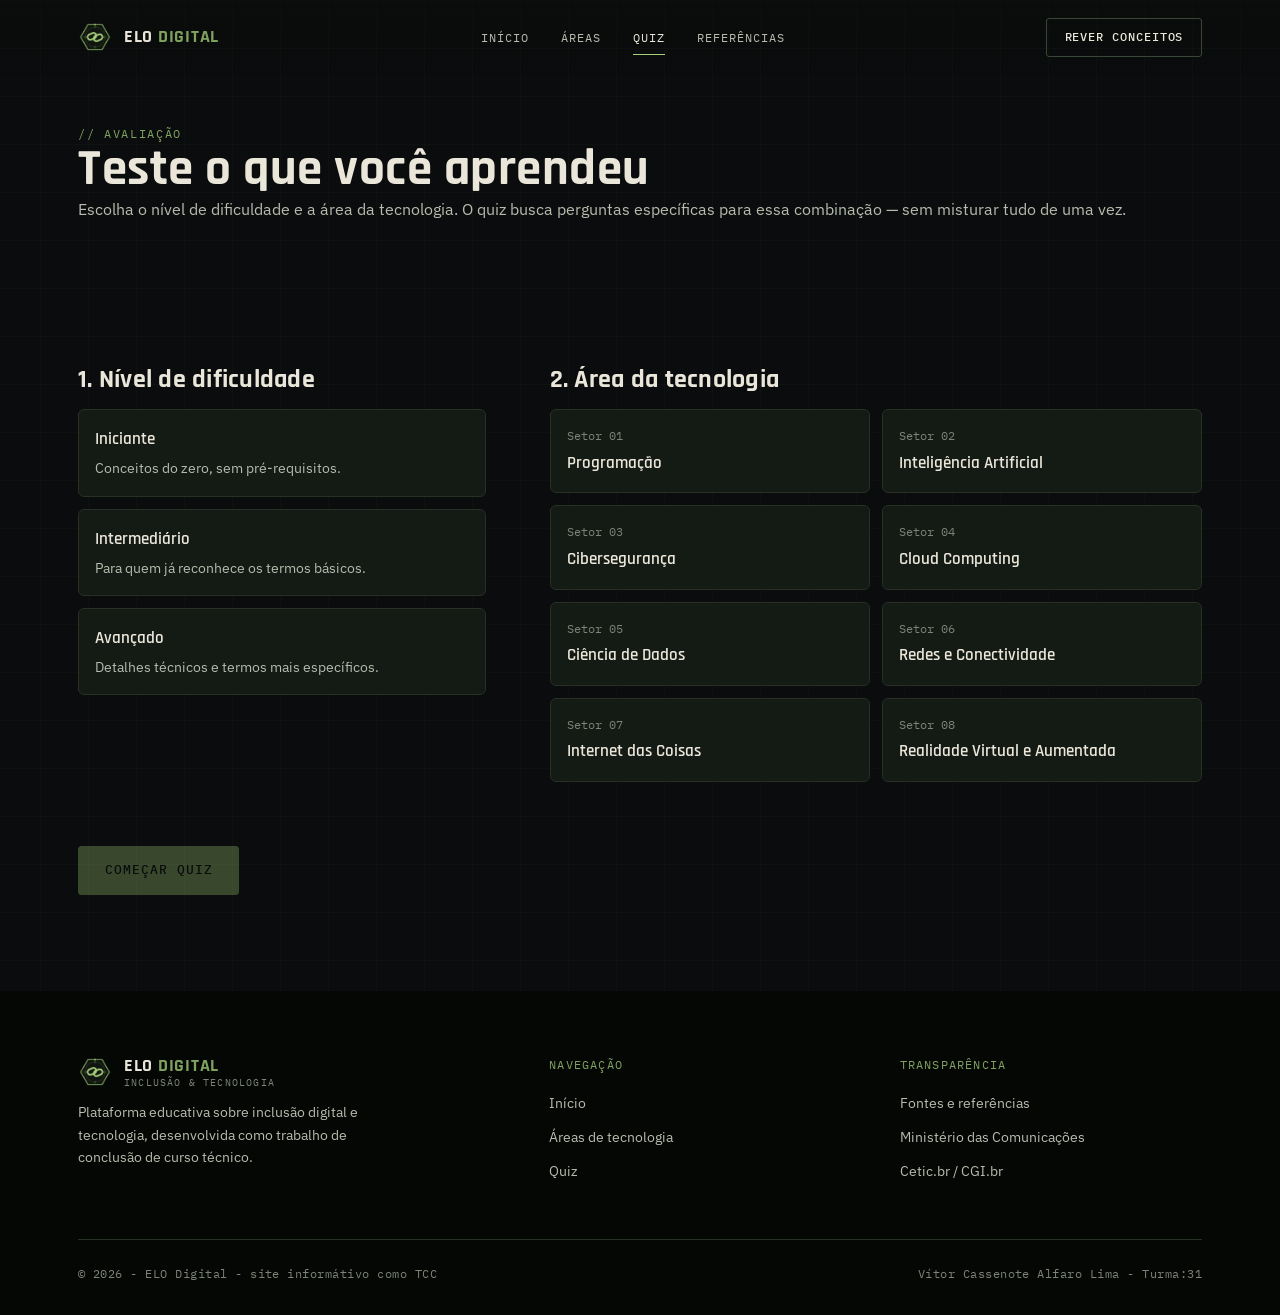
<file: quiz.html>
<!DOCTYPE html>
<html lang="pt-BR">
<head>
  <meta charset="UTF-8">
  <title>Quiz — ELO Digital</title>
  
  <link rel="icon" type="image/png" href="logo/logo.png">

  <link rel="stylesheet" href="css/tokensdevariaveis.css">
  <link rel="stylesheet" href="css/base.css">
  <link rel="stylesheet" href="css/componentesdosite.css">
  <link rel="stylesheet" href="css/quiz.css">
  <link rel="stylesheet" href="css/ajustesdetela.css">
</head>
<body>

  <header class="nav">
    <div class="nav__inner">
      <a href="index.html" class="nav__brand">
        <img src="logo/logo.png" alt="" class="nav__brand-mark">
        <span class="nav__brand-text">
          <span class="nav__brand-name">ELO<span> DIGITAL</span></span>
        </span>
      </a>
      <nav class="nav__links" id="navLinks">
        <a href="index.html" class="nav__link">Início</a>
        <a href="areas.html" class="nav__link">Áreas</a>
        <a href="quiz.html" class="nav__link">Quiz</a>
        <a href="referencias.html" class="nav__link">Referências</a>
      </nav>
      <a href="areas.html" class="btn btn--ghost btn--sm nav__cta">Rever conceitos</a>
      <button class="nav__toggle" id="navToggle" aria-label="Abrir menu" aria-expanded="false" aria-controls="navLinks">
        <span></span><span></span><span></span>
      </button>
    </div>
  </header>

  <main>
    <section class="page-header section--tight">
      <div class="container">
        <p class="mono-label page-header__eyebrow">// Avaliação</p>
        <h1>Teste o que você aprendeu</h1>
        <p>Escolha o nível de dificuldade e a área da tecnologia. O quiz busca perguntas específicas para essa combinação — sem misturar tudo de uma vez.</p>
      </div>
    </section>

    <div class="container quiz-app">

      <!-- TELA 1 — CONFIGURAÇÃO -->
      <div id="quizSetup" class="quiz-setup">
        <div class="quiz-setup__grid">
          <div class="quiz-setup__group">
            <h3>1. Nível de dificuldade</h3>
            <div id="difficultyOptions" class="quiz-options"></div>
          </div>
          <div class="quiz-setup__group">
            <h3>2. Área da tecnologia</h3>
            <div id="areaOptions" class="quiz-options"></div>
          </div>
        </div>
        <button id="startQuizBtn" class="btn btn--primary" disabled>Começar quiz</button>
      </div>

      <!-- TELA 2 — PERGUNTA EM ANDAMENTO -->
      <div id="quizPlay" class="quiz-play" hidden>
        <div class="quiz-play__progress">
          <div class="quiz-play__progress-row">
            <span class="mono-label" id="quizProgressLabel">Pergunta 1 de 5</span>
          </div>
          <div class="quiz-progress-track">
            <div class="quiz-progress-fill" id="quizProgressFill" style="width:0%"></div>
          </div>
        </div>

        <div class="card card--tactical quiz-question-card">
          <span class="badge badge--signal quiz-question-card__tag" id="quizQuestionTag">Setor · Nível</span>
          <h2 id="quizQuestionText">Pergunta</h2>

          <ul class="quiz-options-list" id="quizOptionsList"></ul>

          <div class="quiz-feedback" id="quizFeedback" hidden></div>

          <button class="btn btn--primary" id="quizNextBtn" hidden>Próxima pergunta →</button>
        </div>
      </div>

      <!-- TELA 3 — RESULTADO -->
      <div id="quizResults" class="quiz-results" hidden>
        <p class="mono-label">// Resultado</p>
        <div class="quiz-results__score" id="quizResultsScore">0/5</div>
        <p class="quiz-results__message" id="quizResultsMessage"></p>
        <p class="quiz-results__meta" id="quizResultsMeta"></p>
        <div class="quiz-results__actions">
          <button class="btn btn--primary" id="quizRetryBtn">Tentar de novo →</button>
          <button class="btn btn--ghost" id="quizChangeBtn">Trocar nível / área</button>
        </div>
      </div>

    </div>
  </main>

  <footer class="footer">
    <div class="container">
      <div class="footer__grid">
        <div class="footer__brand">
          <a href="index.html" class="nav__brand">
            <img src="logo/logo.png" alt="" class="nav__brand-mark">
            <span class="nav__brand-text">
              <span class="nav__brand-name">ELO<span> DIGITAL</span></span>
              <span class="nav__brand-tag">Inclusão &amp; Tecnologia</span>
            </span>
          </a>
          <p>Plataforma educativa sobre inclusão digital e tecnologia, desenvolvida como trabalho de conclusão de curso técnico.</p>
        </div>
        <div class="footer__col">
          <p class="footer__heading">Navegação</p>
          <ul class="footer__links">
            <li><a href="index.html">Início</a></li>
            <li><a href="areas.html">Áreas de tecnologia</a></li>
            <li><a href="quiz.html">Quiz</a></li>
          </ul>
        </div>
        <div class="footer__col">
          <p class="footer__heading">Transparência</p>
          <ul class="footer__links">
            <li><a href="referencias.html">Fontes e referências</a></li>
            <li><a href="https://www.gov.br/mcom/pt-br/inclusao-digital-1" target="_blank" rel="noopener">Ministério das Comunicações</a></li>
            <li><a href="https://cetic.br" target="_blank" rel="noopener">Cetic.br / CGI.br</a></li>
          </ul>
        </div>
      </div>
      <div class="footer__bottom">
        <span>© <span data-current-year>2026</span> - ELO Digital - site informátivo como TCC</span>
        <span>Vítor Cassenote Alfaro Lima - Turma:31</span>
      </div>
    </div>
  </footer>

  <script src="js/nav.js"></script>
  <script src="js/main.js"></script>
  <script src="js/quiz-data.js"></script>
  <script src="js/quiz.js"></script>
</body>
</html>
</file>
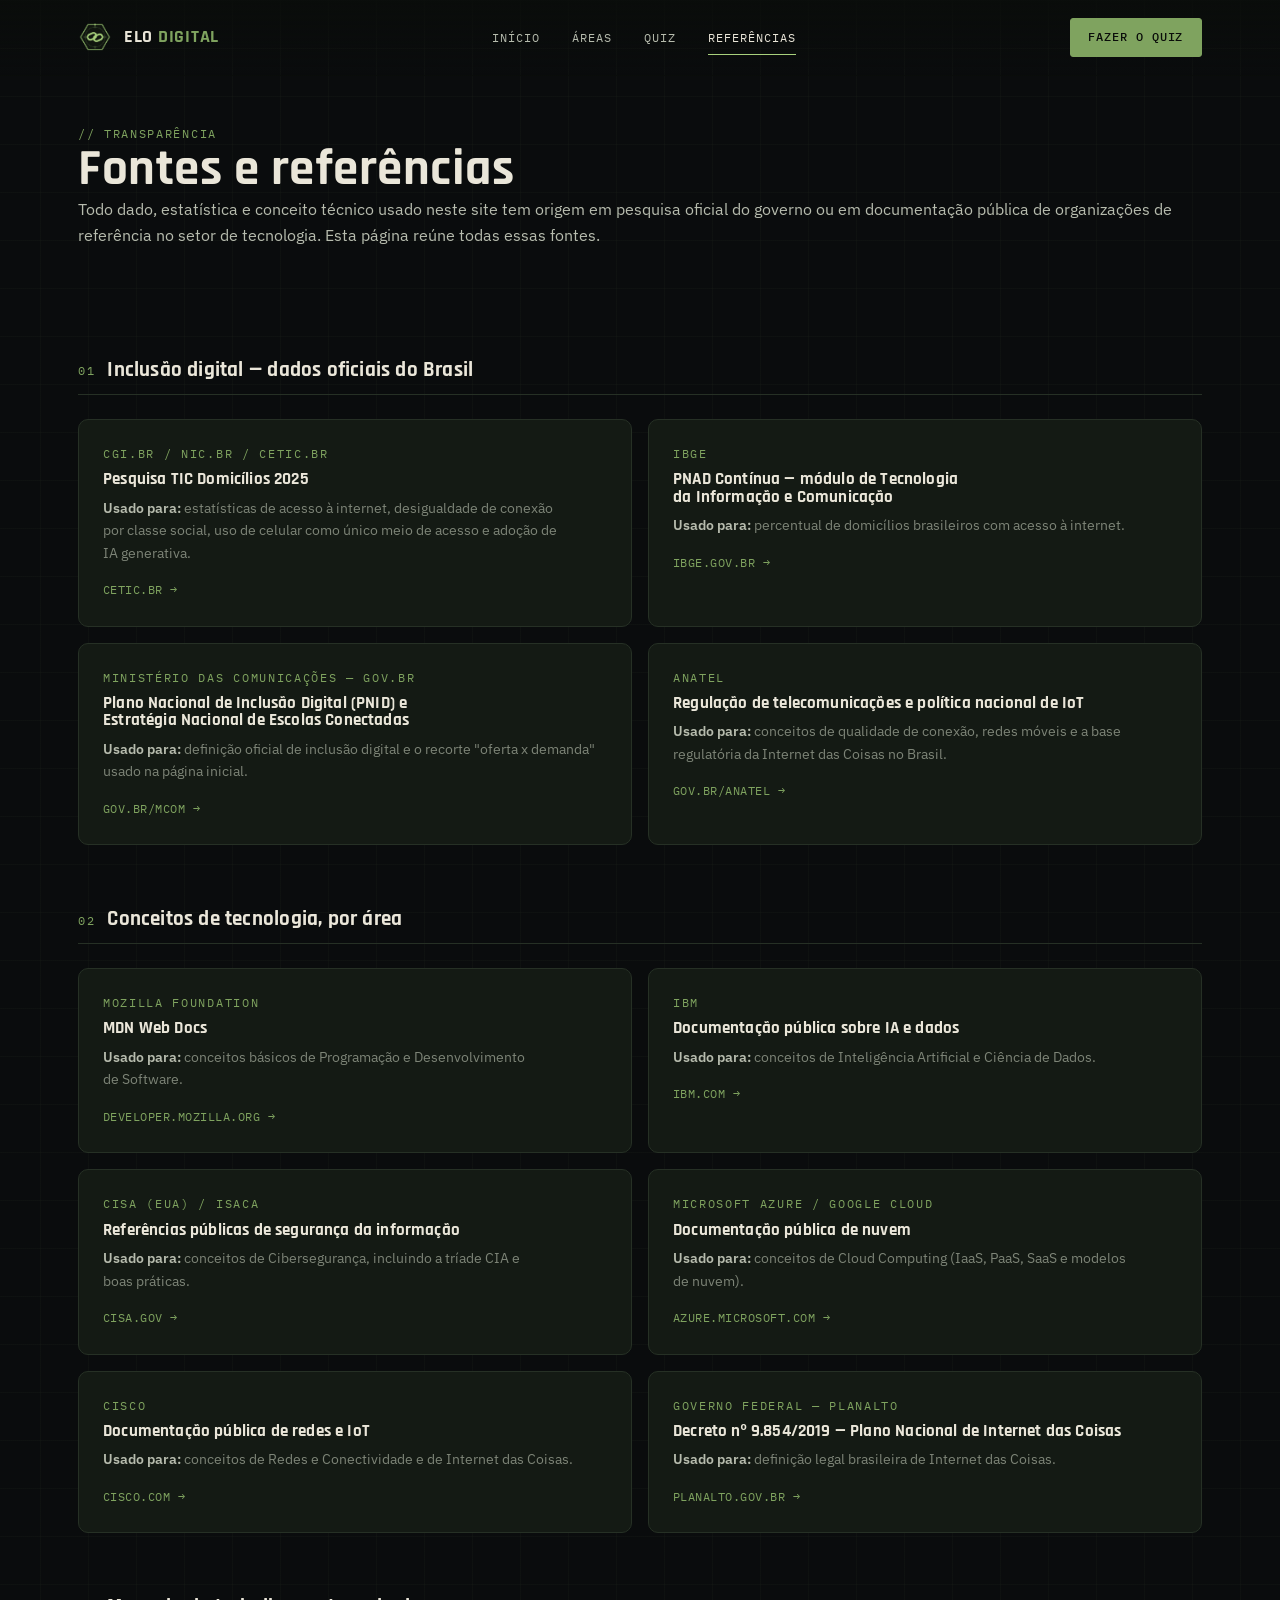
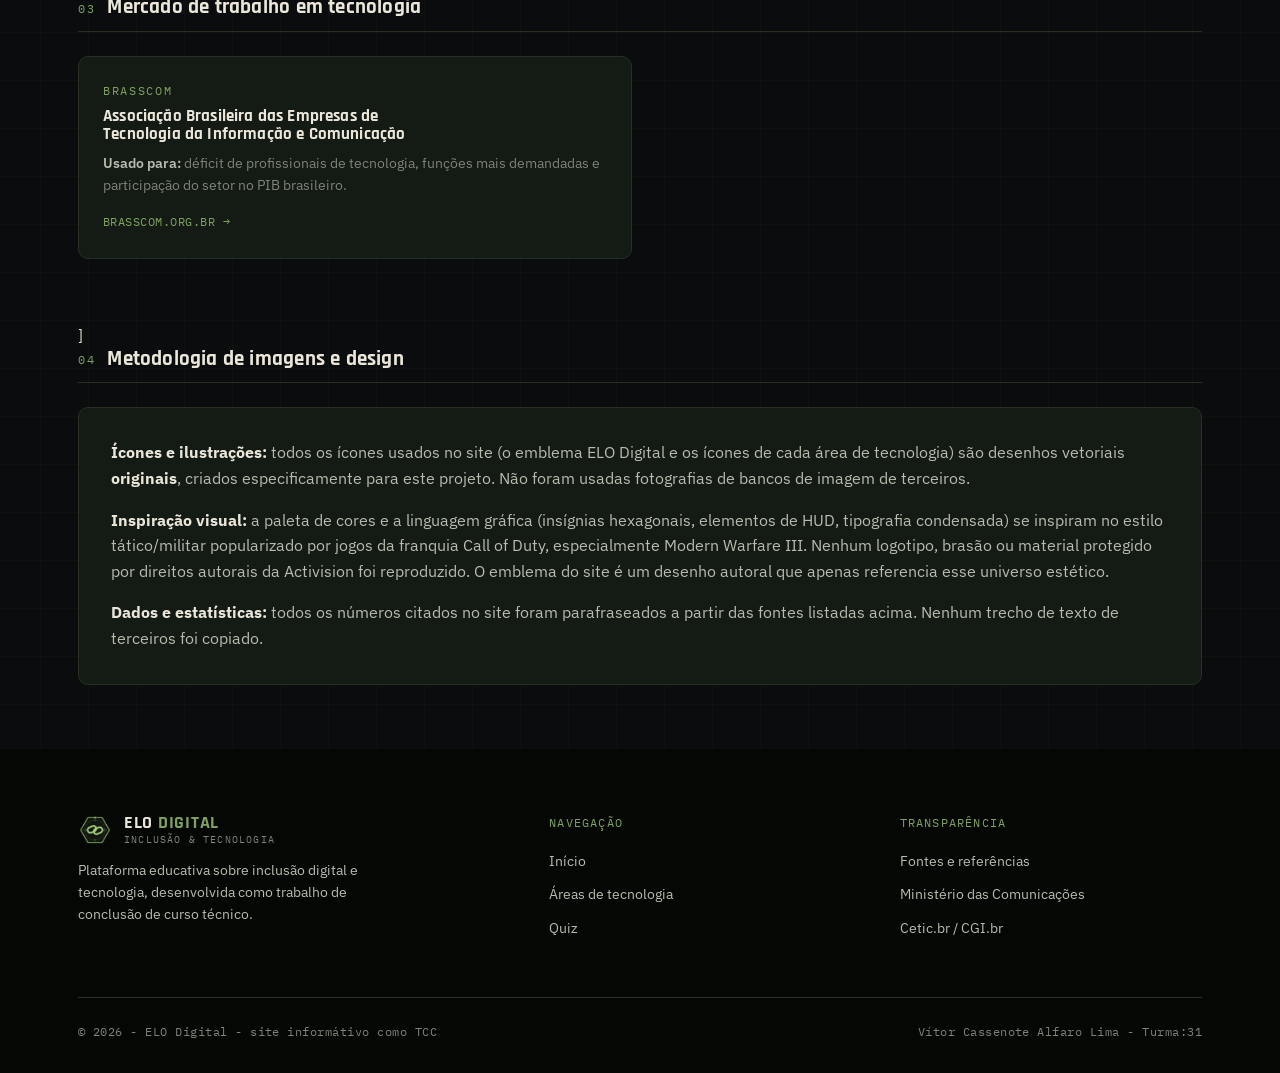
<file: referencias.html>
<!DOCTYPE html>
<html lang="pt-BR">
<head>
  <meta charset="UTF-8">
  <title>Referências — ELO Digital</title>

  <link rel="icon" type="image/png" href="logo/logo.png">

  <link rel="stylesheet" href="css/tokensdevariaveis.css">
  <link rel="stylesheet" href="css/base.css">
  <link rel="stylesheet" href="css/componentesdosite.css">
  <link rel="stylesheet" href="css/referencias.css">
  <link rel="stylesheet" href="css/ajustesdetela.css">
</head>
<body>

  <header class="nav">
    <div class="nav__inner">
      <a href="index.html" class="nav__brand">
        <img src="logo/logo.png" alt="" class="nav__brand-mark">
        <span class="nav__brand-text">
          <span class="nav__brand-name">ELO<span> DIGITAL</span></span>
        </span>
      </a>
      <nav class="nav__links" id="navLinks">
        <a href="index.html" class="nav__link">Início</a>
        <a href="areas.html" class="nav__link">Áreas</a>
        <a href="quiz.html" class="nav__link">Quiz</a>
        <a href="referencias.html" class="nav__link">Referências</a>
      </nav>
      <a href="quiz.html" class="btn btn--primary btn--sm nav__cta">Fazer o quiz</a>
      <button class="nav__toggle" id="navToggle" aria-label="Abrir menu" aria-expanded="false" aria-controls="navLinks">
        <span></span><span></span><span></span>
      </button>
    </div>
  </header>

  <main>
    <section class="page-header section--tight">
      <div class="container">
        <p class="mono-label page-header__eyebrow">// Transparência</p>
        <h1>Fontes e referências</h1>
        <p>
          Todo dado, estatística e conceito técnico usado neste site tem
          origem em pesquisa oficial do governo ou em documentação pública
          de organizações de referência no setor de tecnologia. Esta página
          reúne todas essas fontes.
        </p>
      </div>
    </section>

    <div class="container" style="padding-block: var(--sp-8) 0;">

     




      <div class="ref-category">
        <div class="ref-category__title">
          <span class="mono-label">01</span>
          <h2>Inclusão digital — dados oficiais do Brasil</h2>
        </div>
        <div class="ref-list">
          <div class="card ref-item">
            <span class="ref-item__org mono-label">CGI.br / NIC.br / Cetic.br</span>
            <h3>Pesquisa TIC Domicílios 2025</h3>
            <p class="ref-item__used-for"><strong>Usado para:</strong> estatísticas de acesso à internet, desigualdade de conexão por classe social, uso de celular como único meio de acesso e adoção de IA generativa.</p>
            <a href="https://cetic.br" target="_blank" rel="noopener">cetic.br →</a>
          </div>
          <div class="card ref-item">
            <span class="ref-item__org mono-label">IBGE</span>
            <h3>PNAD Contínua — módulo de Tecnologia da Informação e Comunicação</h3>
            <p class="ref-item__used-for"><strong>Usado para:</strong> percentual de domicílios brasileiros com acesso à internet.</p>
            <a href="https://www.ibge.gov.br" target="_blank" rel="noopener">ibge.gov.br →</a>
          </div>
          <div class="card ref-item">
            <span class="ref-item__org mono-label">Ministério das Comunicações — gov.br</span>
            <h3>Plano Nacional de Inclusão Digital (PNID) e Estratégia Nacional de Escolas Conectadas</h3>
            <p class="ref-item__used-for"><strong>Usado para:</strong> definição oficial de inclusão digital e o recorte "oferta x demanda" usado na página inicial.</p>
            <a href="https://www.gov.br/mcom/pt-br/inclusao-digital-1" target="_blank" rel="noopener">gov.br/mcom →</a>
          </div>
          <div class="card ref-item">
            <span class="ref-item__org mono-label">Anatel</span>
            <h3>Regulação de telecomunicações e política nacional de IoT</h3>
            <p class="ref-item__used-for"><strong>Usado para:</strong> conceitos de qualidade de conexão, redes móveis e a base regulatória da Internet das Coisas no Brasil.</p>
            <a href="https://www.gov.br/anatel/pt-br" target="_blank" rel="noopener">gov.br/anatel →</a>
          </div>
        </div>
      </div>






      <div class="ref-category">
        <div class="ref-category__title">
          <span class="mono-label">02</span>
          <h2>Conceitos de tecnologia, por área</h2>
        </div>
        <div class="ref-list">
          <div class="card ref-item">
            <span class="ref-item__org mono-label">Mozilla Foundation</span>
            <h3>MDN Web Docs</h3>
            <p class="ref-item__used-for"><strong>Usado para:</strong> conceitos básicos de Programação e Desenvolvimento de Software.</p>
            <a href="https://developer.mozilla.org" target="_blank" rel="noopener">developer.mozilla.org →</a>
          </div>
          <div class="card ref-item">
            <span class="ref-item__org mono-label">IBM</span>
            <h3>Documentação pública sobre IA e dados</h3>
            <p class="ref-item__used-for"><strong>Usado para:</strong> conceitos de Inteligência Artificial e Ciência de Dados.</p>
            <a href="https://www.ibm.com" target="_blank" rel="noopener">ibm.com →</a>
          </div>
          <div class="card ref-item">
            <span class="ref-item__org mono-label">CISA (EUA) / ISACA</span>
            <h3>Referências públicas de segurança da informação</h3>
            <p class="ref-item__used-for"><strong>Usado para:</strong> conceitos de Cibersegurança, incluindo a tríade CIA e boas práticas.</p>
            <a href="https://www.cisa.gov" target="_blank" rel="noopener">cisa.gov →</a>
          </div>
          <div class="card ref-item">
            <span class="ref-item__org mono-label">Microsoft Azure / Google Cloud</span>
            <h3>Documentação pública de nuvem</h3>
            <p class="ref-item__used-for"><strong>Usado para:</strong> conceitos de Cloud Computing (IaaS, PaaS, SaaS e modelos de nuvem).</p>
            <a href="https://azure.microsoft.com" target="_blank" rel="noopener">azure.microsoft.com →</a>
          </div>
          <div class="card ref-item">
            <span class="ref-item__org mono-label">Cisco</span>
            <h3>Documentação pública de redes e IoT</h3>
            <p class="ref-item__used-for"><strong>Usado para:</strong> conceitos de Redes e Conectividade e de Internet das Coisas.</p>
            <a href="https://www.cisco.com" target="_blank" rel="noopener">cisco.com →</a>
          </div>
          <div class="card ref-item">
            <span class="ref-item__org mono-label">Governo Federal — Planalto</span>
            <h3>Decreto nº 9.854/2019 — Plano Nacional de Internet das Coisas</h3>
            <p class="ref-item__used-for"><strong>Usado para:</strong> definição legal brasileira de Internet das Coisas.</p>
            <a href="https://www.planalto.gov.br" target="_blank" rel="noopener">planalto.gov.br →</a>
          </div>
        </div>
      </div>

      




      <div class="ref-category">
        <div class="ref-category__title">
          <span class="mono-label">03</span>
          <h2>Mercado de trabalho em tecnologia</h2>
        </div>
        <div class="ref-list">
          <div class="card ref-item">
            <span class="ref-item__org mono-label">Brasscom</span>
            <h3>Associação Brasileira das Empresas de Tecnologia da Informação e Comunicação</h3>
            <p class="ref-item__used-for"><strong>Usado para:</strong> déficit de profissionais de tecnologia, funções mais demandadas e participação do setor no PIB brasileiro.</p>
            <a href="https://brasscom.org.br" target="_blank" rel="noopener">brasscom.org.br →</a>
          </div>
        </div>
      </div>

      


      ]

      <div class="ref-category">
        <div class="ref-category__title">
          <span class="mono-label">04</span>
          <h2>Metodologia de imagens e design</h2>
        </div>
        <div class="card methodology-block">
          <p>
            <strong>Ícones e ilustrações:</strong> todos os ícones usados no
            site (o emblema ELO Digital e os ícones de cada área de
            tecnologia) são desenhos vetoriais <strong>originais</strong>,
            criados especificamente para este projeto. Não foram usadas
            fotografias de bancos de imagem de terceiros.
          </p>
          <p>
            <strong>Inspiração visual:</strong> a paleta de cores e a
            linguagem gráfica (insígnias hexagonais, elementos de HUD,
            tipografia condensada) se inspiram no estilo tático/militar
            popularizado por jogos da franquia Call of Duty, especialmente
            Modern Warfare III. Nenhum logotipo, brasão ou material
            protegido por direitos autorais da Activision foi reproduzido.
            O emblema do site é um desenho autoral que apenas referencia
            esse universo estético.
          </p>
          <p>
            <strong>Dados e estatísticas:</strong> todos os números
            citados no site foram parafraseados a partir das fontes
            listadas acima. Nenhum trecho de texto de terceiros foi
            copiado.
          </p>
        </div>
      </div>

    </div>
  </main>

  <footer class="footer">
    <div class="container">
      <div class="footer__grid">
        <div class="footer__brand">
          <a href="index.html" class="nav__brand">
            <img src="logo/logo.png" alt="" class="nav__brand-mark">
            <span class="nav__brand-text">
              <span class="nav__brand-name">ELO<span> DIGITAL</span></span>
              <span class="nav__brand-tag">Inclusão &amp; Tecnologia</span>
            </span>
          </a>
          <p>Plataforma educativa sobre inclusão digital e tecnologia, desenvolvida como trabalho de conclusão de curso técnico.</p>
        </div>
        <div class="footer__col">
          <p class="footer__heading">Navegação</p>
          <ul class="footer__links">
            <li><a href="index.html">Início</a></li>
            <li><a href="areas.html">Áreas de tecnologia</a></li>
            <li><a href="quiz.html">Quiz</a></li>
          </ul>
        </div>
        <div class="footer__col">
          <p class="footer__heading">Transparência</p>
          <ul class="footer__links">
            <li><a href="referencias.html">Fontes e referências</a></li>
            <li><a href="https://www.gov.br/mcom/pt-br/inclusao-digital-1" target="_blank" rel="noopener">Ministério das Comunicações</a></li>
            <li><a href="https://cetic.br" target="_blank" rel="noopener">Cetic.br / CGI.br</a></li>
          </ul>
        </div>
      </div>
      <div class="footer__bottom">
        <span>© <span data-current-year>2026</span> - ELO Digital - site informátivo como TCC</span>
        <span>Vítor Cassenote Alfaro Lima - Turma:31</span>
      </div>
    </div>
  </footer>

  <script src="js/nav.js"></script>
  <script src="js/main.js"></script>
</body>
</html>
</file>
<file: css/tokensdevariaveis.css>
/* 
   esse arquivo aqui tem todas as variáveis de design do site que são usadas em
   todos os outros arquivos CSS. A ideia é centralizar tudo aqui para 
   ser fácil de manter e alterar a identidade visual do site sem precisar
   caçar as cores, fontes e espaçamentos em vários arquivos diferentes.
   
*/
:root {
  /* COR — SUPERFÍCIES */
  --void:            #0a0c0d; /* fundo principal do site */
  --void-deep:        #050705; /* fundo mais profundo (hero e footer) */
  --carbon:           #141a14; /* superfície de cards e blocos */
  --carbon-raised:    #1b231b; /* superfície elevada (hover e destaque) */
  --carbon-line:      #202920; /* preenchimento de inputs e trilhos */

  /* COR — BORDAS E DIVISÓRIAS */
  --steel:            #26301f2b; 
  --border-subtle:    #263025;   /* divisórias discretas */
  --border-strong:    #3a4736;   /* bordas em foco/hover */

  /* COR — SINAL VERDE (acento primário) */
  --signal:           #7fa35f; /* verde-oliva — acento principal */
  --signal-bright:    #a8d17c; /* verde mais vivo — hover / glow / foco */
  --signal-dim:       #3a4a30; /* verde escuro — fundos sutis e tags */
  --signal-line:      rgba(127, 163, 95, 0.35); /* linhas e traços translúcidos (não é o translúcido de the boys kkkkk) */

  /* COR — ACENTO SECUNDÁRIO */
  --khaki:            #a8916b;
  --khaki-dim:        #4a4130;

  /* COR — ALERTA */
  --amber:            #c68248;

  /* COR — TEXTO */
  --text-primary:     #eae6d9; /* branco */
  --text-secondary:   #b7bcae;
  --text-tertiary:    #7d8477;
  --text-on-signal:   #0a0d0a; /* texto sobre fundo verde-claro */

  /* TIPOGRAFIA*/
  --font-display: 'Rajdhani', 'Arial Narrow', sans-serif;
  --font-body:    'IBM Plex Sans', -apple-system, sans-serif;
  --font-mono:    'IBM Plex Mono', 'Courier New', monospace;

  /* ESCALA TIPOGRÁFICA  */
  --fs-hero:    clamp(2.6rem, 6vw, 5.2rem);
  --fs-h1:      clamp(2.1rem, 4vw, 3.4rem);
  --fs-h2:      clamp(1.6rem, 3vw, 2.4rem);
  --fs-h3:      clamp(1.25rem, 2vw, 1.6rem);
  --fs-body-lg: 1.15rem;
  --fs-body:    1rem;
  --fs-small:   0.875rem;
  --fs-micro:   0.75rem;

  /* ESPAÇAMENTO  */
  --sp-1: 0.25rem;
  --sp-2: 0.5rem;
  --sp-3: 0.75rem;
  --sp-4: 1rem;
  --sp-5: 1.5rem;
  --sp-6: 2rem;
  --sp-7: 3rem;
  --sp-8: 4rem;
  --sp-9: 6rem;
  --sp-10: 8rem;

  /* LAYOUT */
  --container-max: 1220px;
  --container-pad: clamp(1.25rem, 5vw, 3rem);
  --radius-sm: 3px;
  --radius-md: 6px;
  --radius-lg: 10px;
  --nav-height: 76px;

  /* Sombras esverdeadas e escuras */
  --shadow-card: 0 8px 24px -8px rgba(0, 0, 0, 0.55);
  --shadow-lift: 0 16px 40px -12px rgba(0, 0, 0, 0.65);
  --glow-signal: 0 0 0 1px var(--signal-line), 0 0 24px -4px rgba(127, 163, 95, 0.35);

  /* TRANSIÇÕES - evita timings ruins*/
  --ease-standard: cubic-bezier(0.4, 0, 0.2, 1);
  --dur-fast: 150ms;
  --dur-med: 300ms;
  --dur-slow: 600ms;

  /* CAMADAS (z-index) */
  --z-nav: 100;
  --z-overlay: 200;
  --z-modal: 300;
}
</file>
<file: css/base.css>
/* 
   reset + estilos padrão de elementos HTML puros
   (h1-h6, p, a, ul, img...). Nada específico de componente
   entra aqui — isso fica em components.css. 
*/

/* Import das fontes do Google Fonts.*/
@import url('https://fonts.googleapis.com/css2?family=Rajdhani:wght@500;600;700&family=IBM+Plex+Sans:wght@400;500;600;700&family=IBM+Plex+Mono:wght@400;500;600&display=swap');

/* RESET */
*,
*::before,
*::after {
  box-sizing: border-box;
  margin: 0;
  padding: 0;
}

html {
  scroll-behavior: smooth;
  scroll-padding-top: calc(var(--nav-height) + 12px);
}

/* Respeita quem pede menos movimento no sistema operacional */
@media (prefers-reduced-motion: reduce) {
  html {
    scroll-behavior: auto;
  }
  *,
  *::before,
  *::after {
    animation-duration: 0.01ms !important;
    animation-iteration-count: 1 !important;
    transition-duration: 0.01ms !important;
    scroll-behavior: auto !important;
  }
}

body {
  background-color: var(--void);
  color: var(--text-primary);
  font-family: var(--font-body);
  font-size: var(--fs-body);
  line-height: 1.6;
  min-height: 100vh;
  -webkit-font-smoothing: antialiased;
  text-rendering: optimizeLegibility;
  /*  textura de "grade tática" no fundo  */
  background-image:
    linear-gradient(rgba(127, 163, 95, 0.035) 1px, transparent 1px),
    linear-gradient(90deg, rgba(127, 163, 95, 0.035) 1px, transparent 1px);
  background-size: 48px 48px;
  background-position: center top;
}

img, svg, video {
  display: block;
  max-width: 100%;
}

/* Garante que o atributo HTML "hidden" sempre vença, mesmo em
   elementos cuja classe define "display". Isso é usado pelo quiz para
   alternar entre as 3 telas e mostrar/ocultar o botão
   "próxima pergunta" no momento certo. */
[hidden] {
  display: none !important;
}

/* TIPOGRAFIA */
h1, h2, h3, h4 {
  font-family: var(--font-display);
  font-weight: 700;
  line-height: 1.05;
  letter-spacing: 0.01em;
  color: var(--text-primary);
  text-wrap: balance;
}

h1 { font-size: var(--fs-h1); }
h2 { font-size: var(--fs-h2); }
h3 { font-size: var(--fs-h3); }
h4 { font-size: var(--fs-body-lg); font-weight: 600; }

p {
  color: var(--text-secondary);
  text-wrap: pretty;
}

a {
  color: inherit;
  text-decoration: none;
}

ul, ol {
  list-style: none;
}

button {
  font: inherit;
  color: inherit;
  background: none;
  border: none;
  cursor: pointer;
}

input, select {
  font: inherit;
  color: inherit;
}

/* FOCO DE TECLADO — acessibilidade 
contorno visível e coerente com a paleta em
qualquer elemento navegável via teclado. */
:focus-visible {
  outline: 2px solid var(--signal-bright);
  outline-offset: 3px;
  border-radius: var(--radius-sm);
}

/* SELEÇÃO DE TEXTO — pequeno detalhe de marca */
::selection {
  background: var(--signal-dim);
  color: var(--text-primary);
}

/* SCROLLBAR (Webkit)  */
::-webkit-scrollbar {
  width: 10px;
}
::-webkit-scrollbar-track {
  background: var(--void);
}
::-webkit-scrollbar-thumb {
  background: var(--carbon-line);
  border-radius: var(--radius-sm);
}
::-webkit-scrollbar-thumb:hover {
  background: var(--border-strong);
}

/* CONTAINER PADRÃO */
.container {
  width: 100%;
  max-width: var(--container-max);
  margin-inline: auto;
  padding-inline: var(--container-pad);
}

/* Classe utilitária para rótulos "táticos" em mono, foi reaproveitada em várias seções como:eyebrows, badges, meta-texto */
.mono-label {
  font-family: var(--font-mono);
  font-size: var(--fs-micro);
  letter-spacing: 0.14em;
  text-transform: uppercase;
  color: var(--signal);
}

/* Texto reservado só para leitores de tela */
.sr-only {
  position: absolute;
  width: 1px;
  height: 1px;
  padding: 0;
  margin: -1px;
  overflow: hidden;
  clip: rect(0, 0, 0, 0);
  white-space: nowrap;
  border: 0;
}
</file>
<file: css/componentesdosite.css>
/* 
   Peças reutilizáveis em mais de uma página: menu, rodapé, botões, cards, selos/badges, cabeçalho de seção e o "leitor" de vídeo do YouTube. Estilos específicos de UMA página só como hero da home, ficam nos arquivos de página.  
*/

/* MENU FIXO (NAV)*/
.nav {
  position: sticky;
  top: 0;
  z-index: var(--z-nav);
  height: var(--nav-height);
  display: flex;
  align-items: center;
  border-bottom: 1px solid transparent;
  background: linear-gradient(to bottom, rgba(10, 13, 10, 0.75), rgba(10, 13, 10, 0));
  transition: background-color var(--dur-med) var(--ease-standard),
              border-color var(--dur-med) var(--ease-standard),
              backdrop-filter var(--dur-med) var(--ease-standard);
}

/* Classe adicionada via JS (nav.js) quando scrollY > 0 */
.nav.is-scrolled {
  background: rgba(10, 13, 10, 0.88);
  backdrop-filter: blur(14px) saturate(120%);
  -webkit-backdrop-filter: blur(14px) saturate(120%);
  border-bottom: 1px solid var(--border-subtle);
}

.nav__inner {
  width: 100%;
  max-width: var(--container-max);
  margin-inline: auto;
  padding-inline: var(--container-pad);
  display: flex;
  align-items: center;
  justify-content: space-between;
  gap: var(--sp-4);
}

.nav__brand {
  display: flex;
  align-items: center;
  gap: var(--sp-3);
}

.nav__brand-mark {
  width: 34px;
  height: 34px;
  flex-shrink: 0;
}

.nav__brand-text {
  display: flex;
  flex-direction: column;
  line-height: 1;
}

.nav__brand-name {
  font-family: var(--font-display);
  font-weight: 700;
  font-size: 1.15rem;
  letter-spacing: 0.04em;
  color: var(--text-primary);
}

.nav__brand-name span {
  color: var(--signal);
}

.nav__brand-tag {
  font-family: var(--font-mono);
  font-size: 0.62rem;
  letter-spacing: 0.12em;
  text-transform: uppercase;
  color: var(--text-tertiary);
  margin-top: 3px;
}

.nav__links {
  display: flex;
  align-items: center;
  gap: var(--sp-6);
}

.nav__link {
  position: relative;
  font-family: var(--font-mono);
  font-size: 0.78rem;
  letter-spacing: 0.08em;
  text-transform: uppercase;
  color: var(--text-secondary);
  padding-block: var(--sp-2);
  transition: color var(--dur-fast) var(--ease-standard);
}

.nav__link::after {
  content: '';
  position: absolute;
  left: 0;
  bottom: 0;
  width: 100%;
  height: 1px;
  background: var(--signal-bright);
  transform: scaleX(0);
  transform-origin: right;
  transition: transform var(--dur-med) var(--ease-standard);
}

.nav__link:hover,
.nav__link.is-active {
  color: var(--text-primary);
}

.nav__link:hover::after,
.nav__link.is-active::after {
  transform: scaleX(1);
  transform-origin: left;
}

.nav__cta {
  display: inline-flex;
}

.nav__toggle {
  display: none;
  flex-direction: column;
  gap: 5px;
  padding: var(--sp-2);
}

.nav__toggle span {
  width: 22px;
  height: 2px;
  background: var(--text-primary);
  transition: transform var(--dur-fast) var(--ease-standard), opacity var(--dur-fast);
}

.nav__toggle.is-open span:nth-child(1) { transform: translateY(7px) rotate(45deg); }
.nav__toggle.is-open span:nth-child(2) { opacity: 0; }
.nav__toggle.is-open span:nth-child(3) { transform: translateY(-7px) rotate(-45deg); }

/* BOTÕES */
.btn {
  --btn-pad-y: 0.85rem;
  --btn-pad-x: 1.6rem;
  display: inline-flex;
  align-items: center;
  justify-content: center;
  gap: var(--sp-2);
  padding: var(--btn-pad-y) var(--btn-pad-x);
  font-family: var(--font-mono);
  font-size: 0.8rem;
  font-weight: 500;
  letter-spacing: 0.08em;
  text-transform: uppercase;
  border-radius: var(--radius-sm);
  border: 1px solid transparent;
  cursor: pointer;
  transition: transform var(--dur-fast) var(--ease-standard),
              background-color var(--dur-fast) var(--ease-standard),
              border-color var(--dur-fast) var(--ease-standard),
              box-shadow var(--dur-fast) var(--ease-standard);
  white-space: nowrap;
}

.btn:active {
  transform: translateY(1px);
}

.btn--primary {
  background: var(--signal);
  color: var(--text-on-signal);
  border-color: var(--signal);
}

.btn--primary:hover {
  background: var(--signal-bright);
  border-color: var(--signal-bright);
  box-shadow: var(--glow-signal);
}

.btn--ghost {
  background: transparent;
  color: var(--text-primary);
  border-color: var(--border-strong);
}

.btn--ghost:hover {
  border-color: var(--signal);
  color: var(--signal-bright);
}

.btn--sm {
  --btn-pad-y: 0.6rem;
  --btn-pad-x: 1.1rem;
  font-size: 0.72rem;
}

.btn--block {
  width: 100%;
}

.btn:disabled {
  opacity: 0.4;
  cursor: not-allowed;
}

/* CABEÇALHO DE SEÇÃO - Padrão repetido: rótulo mono + título + descrição curta. */
.section-head {
  max-width: 640px;
  margin-bottom: var(--sp-8);
}

.section-head__eyebrow {
  display: inline-flex;
  align-items: center;
  gap: var(--sp-2);
  margin-bottom: var(--sp-4);
}

.section-head__eyebrow::before {
  content: '';
  width: 22px;
  height: 1px;
  background: var(--signal);
}

.section-head h2 {
  margin-bottom: var(--sp-3);
}

.section-head p {
  font-size: var(--fs-body-lg);
}

.section {
  padding-block: var(--sp-9);
  border-bottom: 1px solid var(--border-subtle);
}

.section--tight {
  padding-block: var(--sp-7);
}

.section--alt {
  background: var(--void-deep);
}

/* CARD GENÉRICO - Base para cards de área tecnológica, quiz, estatísticas etc. */
.card {
  background: var(--carbon);
  border: 1px solid var(--border-subtle);
  border-radius: var(--radius-lg);
  padding: var(--sp-6);
  transition: border-color var(--dur-med) var(--ease-standard),
              transform var(--dur-med) var(--ease-standard),
              box-shadow var(--dur-med) var(--ease-standard),
              background-color var(--dur-med) var(--ease-standard);
}

.card:hover {
  border-color: var(--border-strong);
  background: var(--carbon-raised);
  transform: translateY(-3px);
  box-shadow: var(--shadow-lift);
}

/* Cantos táticos: quatro pequenos traços nos cantos do card, como uma mira. ver em referências e em áreas. */
.card--tactical {
  position: relative;
}

.card--tactical::before,
.card--tactical::after {
  content: '';
  position: absolute;
  width: 14px;
  height: 14px;
  border-color: var(--signal);
  opacity: 0.55;
  transition: opacity var(--dur-med) var(--ease-standard);
}

.card--tactical::before {
  top: -1px;
  left: -1px;
  border-top: 2px solid;
  border-left: 2px solid;
}

.card--tactical::after {
  bottom: -1px;
  right: -1px;
  border-bottom: 2px solid;
  border-right: 2px solid;
}

.card--tactical:hover::before,
.card--tactical:hover::after {
  opacity: 1;
}

/* SELOS / BADGES */
.badge {
  display: inline-flex;
  align-items: center;
  gap: var(--sp-2);
  padding: 0.3rem 0.7rem;
  font-family: var(--font-mono);
  font-size: var(--fs-micro);
  letter-spacing: 0.08em;
  text-transform: uppercase;
  border-radius: var(--radius-sm);
  border: 1px solid var(--border-strong);
  color: var(--text-secondary);
}

.badge--signal {
  border-color: var(--signal-line);
  color: var(--signal-bright);
  background: rgba(127, 163, 95, 0.08);
}

.badge--khaki {
  border-color: var(--khaki-dim);
  color: var(--khaki);
}

/* Nível de dificuldade — cor muda por nível  */
.badge--iniciante  { color: var(--signal-bright); border-color: var(--signal-line); }
.badge--intermediario { color: var(--khaki); border-color: var(--khaki-dim); }
.badge--avancado   { color: var(--amber); border-color: rgba(198, 130, 72, 0.35); }

/* LEITOR DE VÍDEO (YouTube) — usado em areas.html
   Envelope com proporção 16:9 fixa e moldura tática. */
.video-slot {
  position: relative;
  width: 100%;
  aspect-ratio: 16 / 9;
  background: var(--void-deep);
  border: 1px solid var(--border-subtle);
  border-radius: var(--radius-md);
  overflow: hidden;
}

.video-slot iframe {
  position: absolute;
  inset: 0;
  width: 100%;
  height: 100%;
  border: 0;
}

.video-slot__empty {
  position: absolute;
  inset: 0;
  display: flex;
  flex-direction: column;
  align-items: center;
  justify-content: center;
  gap: var(--sp-3);
  text-align: center;
  padding: var(--sp-5);
  background:
    linear-gradient(rgba(127, 163, 95, 0.05), rgba(127, 163, 95, 0.05)),
    repeating-linear-gradient(135deg, transparent 0 10px, rgba(127,163,95,0.04) 10px 11px);
}

.video-slot__empty-icon {
  width: 46px;
  height: 46px;
  border: 1px solid var(--border-strong);
  border-radius: 50%;
  display: flex;
  align-items: center;
  justify-content: center;
  color: var(--signal);
}

.video-slot__empty p {
  font-size: var(--fs-small);
  max-width: 30ch;
}

.video-slot__empty code {
  display: inline-block;
  margin-top: var(--sp-1);
  font-family: var(--font-mono);
  font-size: var(--fs-micro);
  color: var(--signal-bright);
  background: var(--carbon-line);
  padding: 0.2rem 0.5rem;
  border-radius: var(--radius-sm);
}

/* RODAPÉ */
.footer {
  background: var(--void-deep);
  padding-block: var(--sp-8) var(--sp-6);
}

.footer__grid {
  display: grid;
  grid-template-columns: 1.4fr 1fr 1fr;
  gap: var(--sp-7);
  padding-bottom: var(--sp-7);
  border-bottom: 1px solid var(--border-subtle);
}

.footer__brand p {
  margin-top: var(--sp-3);
  max-width: 40ch;
  font-size: var(--fs-small);
}

.footer__heading {
  font-family: var(--font-mono);
  font-size: var(--fs-micro);
  letter-spacing: 0.1em;
  text-transform: uppercase;
  color: var(--signal);
  margin-bottom: var(--sp-4);
}

.footer__links li {
  margin-bottom: var(--sp-2);
}

.footer__links a {
  font-size: var(--fs-small);
  color: var(--text-secondary);
  transition: color var(--dur-fast) var(--ease-standard);
}

.footer__links a:hover {
  color: var(--signal-bright);
}

.footer__bottom {
  padding-top: var(--sp-5);
  display: flex;
  align-items: center;
  justify-content: space-between;
  flex-wrap: wrap;
  gap: var(--sp-3);
  font-family: var(--font-mono);
  font-size: var(--fs-micro);
  color: var(--text-tertiary);
  letter-spacing: 0.04em;
}

/* ELEMENTOS DECORATIVOS TÁTICOS */
.divider-coords {
  display: flex;
  align-items: center;
  gap: var(--sp-3);
  font-family: var(--font-mono);
  font-size: var(--fs-micro);
  color: var(--text-tertiary);
  letter-spacing: 0.08em;
}

.divider-coords::before,
.divider-coords::after {
  content: '';
  flex: 1;
  height: 1px;
  background: var(--border-subtle);
}

/* Responsavel por regras de componente que precisam mudar cedo*/
@media (max-width: 860px) {
  .nav__toggle {
    display: flex;
  }

  .nav__links {
    position: fixed;
    inset: var(--nav-height) 0 0 0;
    height: calc(100dvh - var(--nav-height));
    background: var(--void);
    flex-direction: column;
    justify-content: flex-start;
    padding: var(--sp-8) var(--sp-6);
    gap: var(--sp-6);
    transform: translateX(100%);
    transition: transform var(--dur-med) var(--ease-standard);
    overflow-y: auto;
  }

  .nav__links.is-open {
    transform: translateX(0);
  }

  .nav__link {
    font-size: 1rem;
  }

  .footer__grid {
    grid-template-columns: 1fr;
    gap: var(--sp-6);
  }
}
</file>
<file: css/homedosite.css>
/* 
   Estilos exclusivos da index.html: hero de abertura, seção
   "o que é inclusão digital", estatísticas e prévia das áreas
   de tecnologia. Tudo que é reaproveitável entre páginas já
   está em components.css. 

*/

/* HERO */
.hero {
  position: relative;
  overflow: hidden;
  padding-top: var(--sp-9);
  padding-bottom: var(--sp-10);
  background: radial-gradient(ellipse 900px 600px at 82% 8%, rgba(127, 163, 95, 0.09), transparent 60%),
              var(--void);
  border-bottom: 1px solid var(--border-subtle);
}

/* Grade tática de fundo, só na hero, mais visível que a do body */
.hero::before {
  content: '';
  position: absolute;
  inset: 0;
  background-image:
    linear-gradient(rgba(127, 163, 95, 0.05) 1px, transparent 1px),
    linear-gradient(90deg, rgba(127, 163, 95, 0.05) 1px, transparent 1px);
  background-size: 64px 64px;
  mask-image: linear-gradient(to bottom, black, transparent 85%);
  pointer-events: none;
}

/* Gráfico de rede/conexão */
.hero__network {
  position: absolute;
  top: 50%;
  right: -6%;
  transform: translateY(-50%);
  width: min(56vw, 780px);
  height: auto;
  opacity: 0.9;
  pointer-events: none;
}

.hero__inner {
  position: relative;
  z-index: 1;
}

.hero__grid {
  display: grid;
  grid-template-columns: 1.2fr 0.8fr;
  gap: var(--sp-8);
  align-items: center;
}

.hero__eyebrow {
  display: inline-flex;
  align-items: center;
  gap: var(--sp-2);
  margin-bottom: var(--sp-5);
  padding: 0.4rem 0.8rem;
  border: 1px solid var(--signal-line);
  border-radius: var(--radius-sm);
  background: rgba(127, 163, 95, 0.06);
}

.hero__eyebrow-dot {
  width: 6px;
  height: 6px;
  border-radius: 50%;
  background: var(--signal-bright);
  box-shadow: 0 0 8px 1px var(--signal-bright);
}

.hero__title {
  font-size: var(--fs-hero);
  margin-bottom: var(--sp-5);
}

.hero__title span {
  color: var(--signal-bright);
}

.hero__subtitle {
  font-size: var(--fs-body-lg);
  max-width: 46ch;
  margin-bottom: var(--sp-6);
}

.hero__actions {
  display: flex;
  align-items: center;
  gap: var(--sp-4);
  flex-wrap: wrap;
  margin-bottom: var(--sp-6);
}

.hero__source {
  font-family: var(--font-mono);
  font-size: var(--fs-micro);
  color: var(--text-tertiary);
  max-width: 46ch;
}

.hero__source a {
  color: var(--text-secondary);
  text-decoration: underline;
  text-underline-offset: 3px;
  text-decoration-color: var(--border-strong);
}

/* Card de status (leitura tipo HUD) */
.hero__status {
  padding: var(--sp-6);
}

.hero__status-head {
  display: flex;
  align-items: center;
  justify-content: space-between;
  margin-bottom: var(--sp-5);
  padding-bottom: var(--sp-4);
  border-bottom: 1px dashed var(--border-subtle);
}

.hero__status-num {
  font-family: var(--font-display);
  font-size: 3.4rem;
  font-weight: 700;
  color: var(--signal-bright);
  line-height: 1;
}

.hero__status-label {
  font-size: var(--fs-small);
  color: var(--text-secondary);
  margin-top: var(--sp-2);
  max-width: 26ch;
}

.hero__status-bar-row {
  display: flex;
  align-items: center;
  justify-content: space-between;
  font-family: var(--font-mono);
  font-size: var(--fs-micro);
  color: var(--text-tertiary);
  margin-bottom: var(--sp-1);
}

.hero__status-bar-track {
  height: 6px;
  background: var(--carbon-line);
  border-radius: 4px;
  overflow: hidden;
  margin-bottom: var(--sp-4);
}

.hero__status-bar-fill {
  height: 100%;
  background: var(--signal);
  border-radius: 4px;
}

.hero__status-foot {
  font-family: var(--font-mono);
  font-size: 0.65rem;
  color: var(--text-tertiary);
  padding-top: var(--sp-3);
  border-top: 1px dashed var(--border-subtle);
}

/* "o que é inclusão digital"*/
.mission-grid {
  display: grid;
  grid-template-columns: 1fr 1fr;
  gap: var(--sp-6);
}

.mission-card {
  padding: var(--sp-6);
}

.mission-card__tag {
  margin-bottom: var(--sp-4);
}

.mission-card ul {
  margin-top: var(--sp-4);
  display: flex;
  flex-direction: column;
  gap: var(--sp-2);
}

.mission-card li {
  position: relative;
  padding-left: var(--sp-4);
  font-size: var(--fs-small);
  color: var(--text-secondary);
}

.mission-card li::before {
  content: '';
  position: absolute;
  left: 0;
  top: 0.55em;
  width: 6px;
  height: 1px;
  background: var(--signal);
}

/* ESTATÍSTICAS */
.stats-grid {
  display: grid;
  grid-template-columns: repeat(4, 1fr);
  gap: var(--sp-4);
}

.stat-card {
  padding: var(--sp-5);
}

.stat-card__value {
  font-family: var(--font-display);
  font-size: 2.4rem;
  font-weight: 700;
  color: var(--text-primary);
  line-height: 1;
  margin-bottom: var(--sp-2);
}

.stat-card__value em {
  font-style: normal;
  color: var(--signal-bright);
}

.stat-card__label {
  font-size: var(--fs-small);
  color: var(--text-secondary);
  margin-bottom: var(--sp-3);
}

.stat-card__source {
  font-family: var(--font-mono);
  font-size: 0.65rem;
  color: var(--text-tertiary);
  padding-top: var(--sp-3);
  border-top: 1px solid var(--border-subtle);
}

/* PRÉVIA DAS ÁREAS DE TECNOLOGIA */
.areas-grid {
  display: grid;
  grid-template-columns: repeat(4, 1fr);
  gap: var(--sp-4);
}

.area-card {
  display: flex;
  flex-direction: column;
  gap: var(--sp-4);
  padding: var(--sp-5);
}

.area-card__icon {
  width: 42px;
  height: 42px;
  color: var(--signal);
}

.area-card__code {
  font-family: var(--font-mono);
  font-size: 0.65rem;
  color: var(--text-tertiary);
  letter-spacing: 0.08em;
}

.area-card__title {
  font-family: var(--font-display);
  font-size: 1.15rem;
  font-weight: 600;
}

.area-card__desc {
  font-size: var(--fs-small);
  flex-grow: 1;
}

.area-card__link {
  font-family: var(--font-mono);
  font-size: var(--fs-micro);
  letter-spacing: 0.06em;
  text-transform: uppercase;
  color: var(--signal);
  display: inline-flex;
  align-items: center;
  gap: 6px;
}

/* Convite FINAL (quiz) */
.cta-band {
  position: relative;
  overflow: hidden;
  padding-block: var(--sp-9);
  text-align: center;
  background: linear-gradient(180deg, var(--void), var(--void-deep));
}

.cta-band__inner {
  position: relative;
  max-width: 620px;
  margin-inline: auto;
}

.cta-band h2 {
  margin-bottom: var(--sp-4);
}

.cta-band p {
  font-size: var(--fs-body-lg);
  margin-bottom: var(--sp-6);
}

.cta-band .btn {
  margin-inline: auto;
}
</file>
<file: css/ajustesdetela.css>
/*
   Pontos de quebra centralizados. A maioria dos componentes já
   é fluida (usa clamp/%), então aqui ficam só os ajustes que
   realmente precisam de uma regra por breakpoint — grids que
   mudam de colunas, espaçamentos que encolhem, e elementos que
   se escondem/mostram por tamanho de tela.

   Breakpoints usados no projeto:
     1024px -> tablets grandes / notebooks pequenos
     860px  -> tablets 
     640px  -> celulares
*/

/*  1024px  */
@media (max-width: 1024px) {
  .hero__grid {
    grid-template-columns: 1fr;
    gap: var(--sp-7);
  }

  .hero__status {
    max-width: 420px;
  }

  .areas-grid {
    grid-template-columns: repeat(2, 1fr);
  }

  .stats-grid {
    grid-template-columns: repeat(2, 1fr);
  }
}

/*  860px  */
@media (max-width: 860px) {
  .section {
    padding-block: var(--sp-7);
  }

  .mission-grid {
    grid-template-columns: 1fr;
    gap: var(--sp-6);
  }

  .area-detail {
    grid-template-columns: 1fr;
  }

  .quiz-setup__grid {
    grid-template-columns: 1fr;
  }
}

/*  640px  */
@media (max-width: 640px) {
  h1 { font-size: var(--fs-h1); }

  .hero {
    padding-top: var(--sp-8);
  }

  .hero__eyebrow {
    font-size: 0.68rem;
  }

  .areas-grid {
    grid-template-columns: 1fr;
  }

  .stats-grid {
    grid-template-columns: 1fr;
  }

  .footer__bottom {
    flex-direction: column;
    align-items: flex-start;
  }

  .quiz-options {
    grid-template-columns: 1fr;
  }

  #areaOptions.quiz-options {
    grid-template-columns: 1fr;
  }

  .section-head {
    margin-bottom: var(--sp-6);
  }
}
</file>
<file: css/areas.css>
/* 
   Estilos exclusivos da areas.html: cabeçalho da página,
   barra de navegação rápida entre setores e o layout de cada
   bloco de área (conceitos + card de mercado + vídeo).
   
*/
/* CABEÇALHO DA PÁGINA */
.page-header {
  padding-top: var(--sp-8);
  padding-bottom: var(--sp-7);
  background: radial-gradient(ellipse 800px 400px at 15% 0%, rgba(127, 163, 95, 0.08), transparent 60%),
              var(--void);
  border-bottom: 1px solid var(--border-subtle);
}

.page-header__eyebrow {
  margin-bottom: var(--sp-4);
}

.page-header h1 {
  font-size: var(--fs-h1);
  max-width: 18ch;
  margin-bottom: var(--sp-4);
}

.page-header p {
  font-size: var(--fs-body-lg);
  max-width: 60ch;
}

/* NAVEGAÇÃO RÁPIDA ENTRE SETORES
   Barra horizontal com rolagem própria em telas estreitas,
   funciona como um "índice" sempre à mão.*/
.jump-nav {
  position: sticky;
  top: var(--nav-height);
  z-index: 90;
  background: rgba(10, 13, 10, 0.92);
  backdrop-filter: blur(10px);
  border-bottom: 1px solid var(--border-subtle);
}

.jump-nav__list {
  display: flex;
  gap: var(--sp-2);
  overflow-x: auto;
  padding-block: var(--sp-3);
  scrollbar-width: none;
}

.jump-nav__list::-webkit-scrollbar {
  display: none;
}

.jump-nav__item {
  flex-shrink: 0;
  padding: 0.5rem 0.9rem;
  border: 1px solid var(--border-subtle);
  border-radius: 999px;
  font-family: var(--font-mono);
  font-size: 0.72rem;
  letter-spacing: 0.04em;
  color: var(--text-secondary);
  white-space: nowrap;
  transition: border-color var(--dur-fast) var(--ease-standard),
              color var(--dur-fast) var(--ease-standard),
              background-color var(--dur-fast) var(--ease-standard);
}

.jump-nav__item:hover {
  border-color: var(--border-strong);
  color: var(--text-primary);
}

.jump-nav__item.is-active {
  border-color: var(--signal-line);
  background: rgba(127, 163, 95, 0.1);
  color: var(--signal-bright);
}

/* BLOCO DE CADA ÁREA*/
.area-detail {
  padding-block: var(--sp-9);
  border-bottom: 1px solid var(--border-subtle);
  scroll-margin-top: calc(var(--nav-height) + 56px);
}

.area-detail:nth-child(even) {
  background: var(--void-deep);
}

.area-detail__header {
  display: flex;
  align-items: center;
  gap: var(--sp-4);
  margin-bottom: var(--sp-6);
}

.area-detail__icon {
  width: 52px;
  height: 52px;
  flex-shrink: 0;
  color: var(--signal);
  border: 1px solid var(--border-subtle);
  border-radius: var(--radius-md);
  padding: var(--sp-2);
  background: var(--carbon);
}

.area-detail__heading .area-detail__code {
  display: block;
  font-family: var(--font-mono);
  font-size: var(--fs-micro);
  letter-spacing: 0.1em;
  color: var(--text-tertiary);
  margin-bottom: var(--sp-1);
}

.area-detail__body {
  display: grid;
  grid-template-columns: 1.7fr 1fr;
  gap: var(--sp-7);
  margin-bottom: var(--sp-6);
}

.area-detail__concepts > p {
  font-size: var(--fs-body-lg);
  margin-bottom: var(--sp-5);
}

.concept-list {
  display: flex;
  flex-direction: column;
  gap: var(--sp-4);
}

.concept-list__item {
  padding-left: var(--sp-5);
  border-left: 2px solid var(--border-subtle);
}

.concept-list__item strong {
  display: block;
  color: var(--text-primary);
  font-family: var(--font-display);
  font-size: 1.05rem;
  font-weight: 600;
  margin-bottom: 2px;
}

.area-detail__aside {
  display: flex;
  flex-direction: column;
  gap: var(--sp-4);
}

.mercado-callout {
  padding: var(--sp-5);
}

.mercado-callout .mono-label {
  display: block;
  margin-bottom: var(--sp-3);
}

.mercado-callout p {
  font-size: var(--fs-small);
}

.area-detail__source {
  font-family: var(--font-mono);
  font-size: 0.7rem;
  color: var(--text-tertiary);
  line-height: 1.6;
}

/* Bloco dos Vídeos */
.area-detail__video {
  margin-top: var(--sp-2);
}

.area-detail__video-label {
  display: flex;
  align-items: center;
  gap: var(--sp-2);
  margin-bottom: var(--sp-3);
}
</file>
<file: css/quiz.css>
/* As 3 telas do quiz: configuração (dificuldade + área),
   pergunta em andamento (com feedback imediato) e resultado. 
*/

.quiz-app {
  padding-block: var(--sp-9);
  min-height: 60vh;
}

/* TELA 1 — CONFIGURAÇÃO */
.quiz-setup__intro {
  max-width: 640px;
  margin-bottom: var(--sp-8);
}

.quiz-setup__grid {
  display: grid;
  grid-template-columns: 1fr 1.6fr;
  gap: var(--sp-8);
  margin-bottom: var(--sp-8);
}

.quiz-setup__group h3 {
  margin-bottom: var(--sp-4);
}

.quiz-options {
  display: grid;
  grid-template-columns: 1fr;
  gap: var(--sp-3);
}

#areaOptions.quiz-options {
  grid-template-columns: repeat(2, 1fr);
}

.select-card {
  display: flex;
  flex-direction: column;
  gap: 4px;
  text-align: left;
  padding: var(--sp-4);
  background: var(--carbon);
  border: 1px solid var(--border-subtle);
  border-radius: var(--radius-md);
  transition: border-color var(--dur-fast) var(--ease-standard),
              background-color var(--dur-fast) var(--ease-standard),
              transform var(--dur-fast) var(--ease-standard);
}

.select-card:hover {
  border-color: var(--border-strong);
  transform: translateY(-2px);
}

.select-card.is-selected {
  border-color: var(--signal);
  background: var(--signal-dim);
  box-shadow: var(--glow-signal);
}

.select-card__code {
  font-family: var(--font-mono);
  font-size: var(--fs-micro);
  color: var(--text-tertiary);
}

.select-card__title {
  font-family: var(--font-display);
  font-weight: 600;
  font-size: 1.05rem;
  color: var(--text-primary);
}

.select-card__desc {
  font-size: var(--fs-small);
  color: var(--text-secondary);
}

/* TELA 2 — PERGUNTA */
.quiz-play {
  max-width: 720px;
  margin-inline: auto;
}

.quiz-play__progress {
  margin-bottom: var(--sp-6);
}

.quiz-play__progress-row {
  display: flex;
  justify-content: space-between;
  margin-bottom: var(--sp-2);
}

.quiz-progress-track {
  height: 4px;
  background: var(--carbon-line);
  border-radius: 4px;
  overflow: hidden;
}

.quiz-progress-fill {
  height: 100%;
  background: var(--signal);
  transition: width var(--dur-med) var(--ease-standard);
}

.quiz-question-card {
  padding: var(--sp-7);
}

.quiz-question-card__tag {
  display: inline-block;
  margin-bottom: var(--sp-4);
}

.quiz-question-card h2 {
  font-size: 1.5rem;
  margin-bottom: var(--sp-6);
}

.quiz-options-list {
  display: flex;
  flex-direction: column;
  gap: var(--sp-3);
  margin-bottom: var(--sp-5);
}

.quiz-option {
  width: 100%;
  text-align: left;
  padding: var(--sp-4) var(--sp-5);
  background: var(--void-deep);
  border: 1px solid var(--border-subtle);
  border-radius: var(--radius-md);
  font-size: var(--fs-body);
  color: var(--text-primary);
  transition: border-color var(--dur-fast) var(--ease-standard),
              background-color var(--dur-fast) var(--ease-standard);
}

.quiz-option:hover:not(:disabled) {
  border-color: var(--signal);
  background: var(--carbon-raised);
}

.quiz-option:disabled {
  cursor: default;
}

.quiz-option.is-correct {
  border-color: var(--signal);
  background: var(--signal-dim);
  color: var(--signal-bright);
}

.quiz-option.is-incorrect {
  border-color: var(--amber);
  background: rgba(198, 130, 72, 0.12);
  color: var(--amber);
}

.quiz-feedback {
  padding: var(--sp-4) var(--sp-5);
  border-radius: var(--radius-md);
  border: 1px solid var(--border-subtle);
  margin-bottom: var(--sp-5);
}

.quiz-feedback strong {
  display: block;
  font-family: var(--font-display);
  font-size: 1.05rem;
  margin-bottom: var(--sp-1);
}

.quiz-feedback p {
  font-size: var(--fs-small);
}

.quiz-feedback.is-correct {
  border-color: var(--signal-line);
  background: rgba(127, 163, 95, 0.07);
}

.quiz-feedback.is-correct strong {
  color: var(--signal-bright);
}

.quiz-feedback.is-incorrect {
  border-color: rgba(198, 130, 72, 0.3);
  background: rgba(198, 130, 72, 0.07);
}

.quiz-feedback.is-incorrect strong {
  color: var(--amber);
}

/* TELA 3 — RESULTADO */
.quiz-results {
  max-width: 560px;
  margin-inline: auto;
  text-align: center;
}

.quiz-results__score {
  font-family: var(--font-display);
  font-size: 4.5rem;
  font-weight: 700;
  color: var(--signal-bright);
  line-height: 1;
  margin-bottom: var(--sp-3);
}

.quiz-results__message {
  font-size: var(--fs-body-lg);
  margin-bottom: var(--sp-2);
}

.quiz-results__meta {
  font-family: var(--font-mono);
  font-size: var(--fs-small);
  color: var(--text-tertiary);
  margin-bottom: var(--sp-7);
}

.quiz-results__actions {
  display: flex;
  gap: var(--sp-4);
  justify-content: center;
  flex-wrap: wrap;
}
</file>
<file: css/referencias.css>
/* 
  Estilos exclusivos da referencias.html: lista de fontes
   agrupadas por categoria, cada uma com organização, título,
   para que foi usada no site e link para a fonte original.  
*/

.ref-category {
  margin-bottom: var(--sp-8);
}

.ref-category__title {
  display: flex;
  align-items: center;
  gap: var(--sp-3);
  margin-bottom: var(--sp-5);
  padding-bottom: var(--sp-3);
  border-bottom: 1px solid var(--border-subtle);
}

.ref-category__title h2 {
  font-size: 1.3rem;
}

.ref-list {
  display: grid;
  grid-template-columns: repeat(2, 1fr);
  gap: var(--sp-4);
}

.ref-item {
  padding: var(--sp-5);
}

.ref-item__org {
  display: block;
  margin-bottom: var(--sp-2);
}

.ref-item h3 {
  font-size: 1.05rem;
  margin-bottom: var(--sp-2);
}

.ref-item p {
  font-size: var(--fs-small);
  margin-bottom: var(--sp-3);
}

.ref-item__used-for {
  font-size: var(--fs-small);
  color: var(--text-tertiary);
  margin-bottom: var(--sp-3);
}

.ref-item__used-for strong {
  color: var(--text-secondary);
  font-weight: 600;
}

.ref-item a {
  display: inline-flex;
  align-items: center;
  gap: 6px;
  font-family: var(--font-mono);
  font-size: var(--fs-micro);
  letter-spacing: 0.04em;
  color: var(--signal);
  text-transform: uppercase;
}

.ref-item a:hover {
  color: var(--signal-bright);
  text-decoration: underline;
  text-underline-offset: 3px;
}

/* Nota de metodologia — bloco de texto corrido */
.methodology-block {
  padding: var(--sp-6);
}

.methodology-block p + p {
  margin-top: var(--sp-4);
}

.methodology-block p {
  font-size: var(--fs-body);
}

.methodology-block strong {
  color: var(--text-primary);
}
</file>
